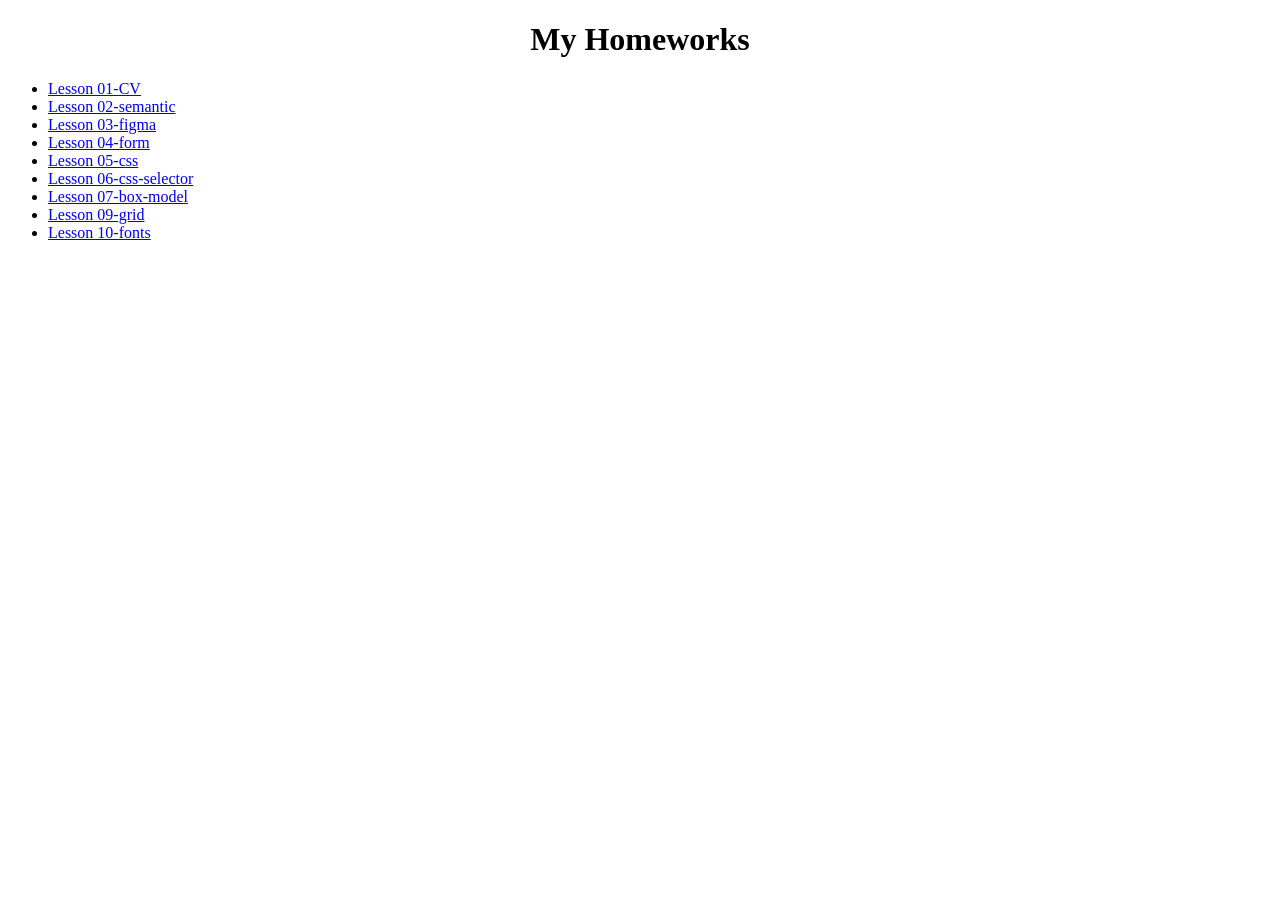
<file: index.html>
<!DOCTYPE html>
<html lang="en">
<head>
    <meta charset="UTF-8">
    <meta name="viewport" content="width=device-width, initial-scale=1.0">
    <title>Homeworks</title>
</head>
<body>
    <h1 style="text-align: center;">My Homeworks</h1>
    <ul>
        <li><a href="./01-CV/" target="_blank">Lesson 01-CV</a></li>
        <li><a href="./02-/02-semantic/" target="_blank">Lesson 02-semantic</a></li>
        <li><a href="./03-figma/" target="_blank">Lesson 03-figma</a></li>
        <li><a href="./05-form/" target="_blank">Lesson 04-form</a></li>
        <li><a href="./05-css/" target="_blank">Lesson 05-css</a></li>
        <li><a href="./06-css-selector/" target="_blank">Lesson 06-css-selector</a></li>
        <li><a href="./07-box-model/">Lesson 07-box-model</a></li>
        <li><a href="./09-grid/">Lesson 09-grid</a></li>
        <li><a href="./10-fonts/">Lesson 10-fonts</a></li>
    </ul>
</body>
</html>
</file>
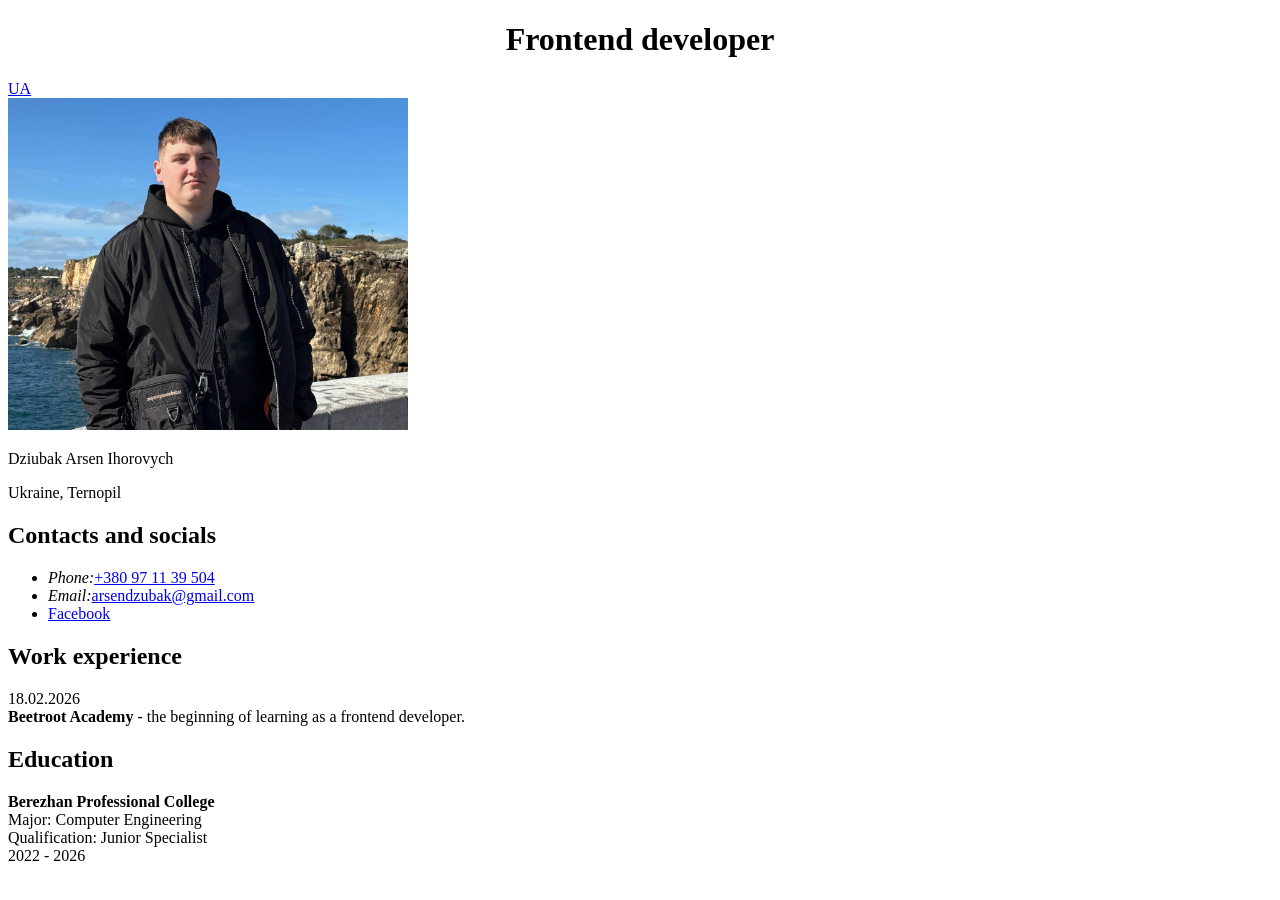
<file: 01-CV/index.html>
<!DOCTYPE html>
<html lang="en">

<head>
    <meta charset="UTF-8">
    <meta name="viewport" content="width=device-width, initial-scale=1.0">
    <title>My CV</title>
</head>

<body>
    <h1 style="text-align: center;">Frontend developer</h1>
    <a href="index_uk.html">UA</a> <br>
    <img src="my_photo.jpg" width="400" alt="Arsen Dziubak">
    <p>Dziubak Arsen Ihorovych</p>
    <p>Ukraine, Ternopil</p>
    <h2>Contacts and socials</h2>
    <ul>
        <li><i>Phone:</i><a href="tel:+380971139504">+380 97 11 39 504</a></li>
        <li><i>Email:</i><a href="mailto:arsendzubak@gmail.com">arsendzubak@gmail.com</a></li>
        <li><a href="https://www.facebook.com/profile.php?id=61587201241603" target="_blank">Facebook</a></li>
    </ul>
    <h2>Work experience</h2>
    <p>18.02.2026 <br>
        <b>Beetroot Academy</b> - the beginning of learning as a frontend developer.
    </p>
    <h2>Education</h2>
    <p><b>Berezhan Professional College</b> <br>
        Major: Computer Engineering <br>
        Qualification: Junior Specialist <br>
        2022 - 2026</p>
</body>

</html>
</file>
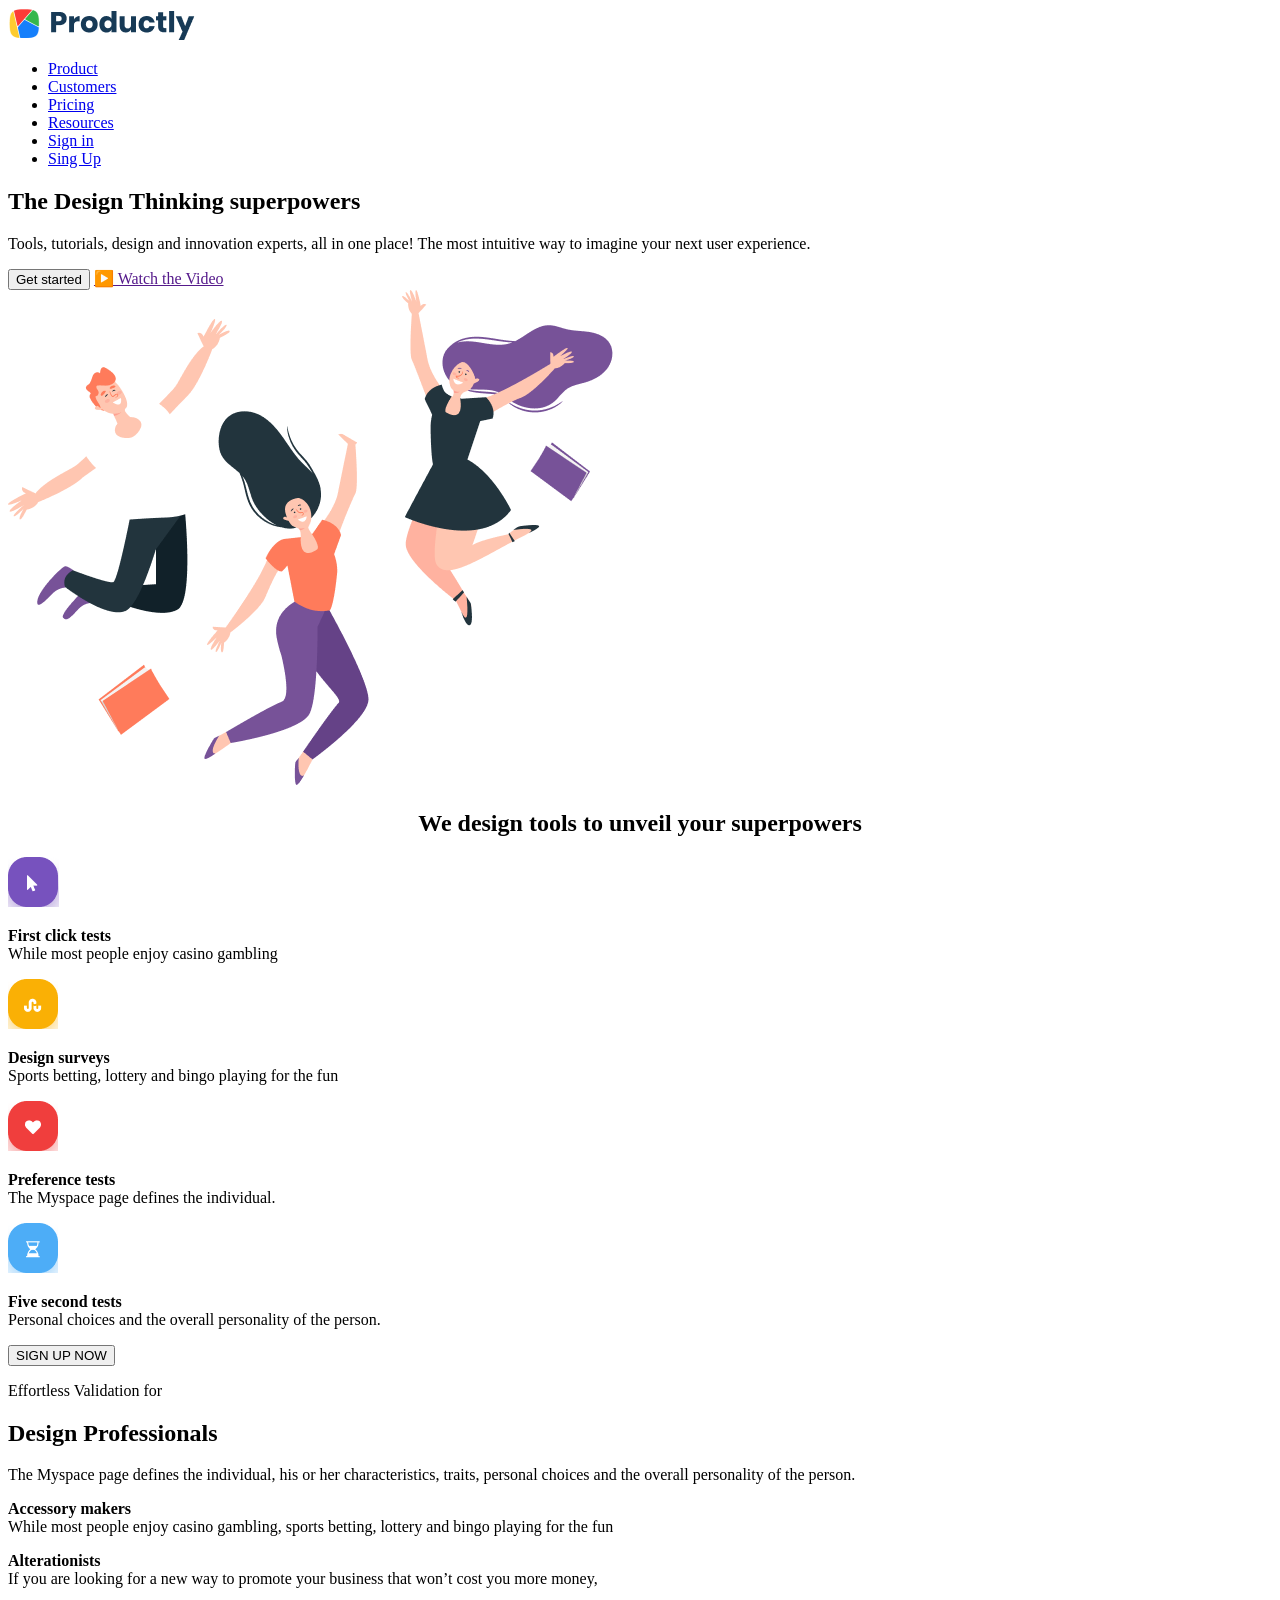
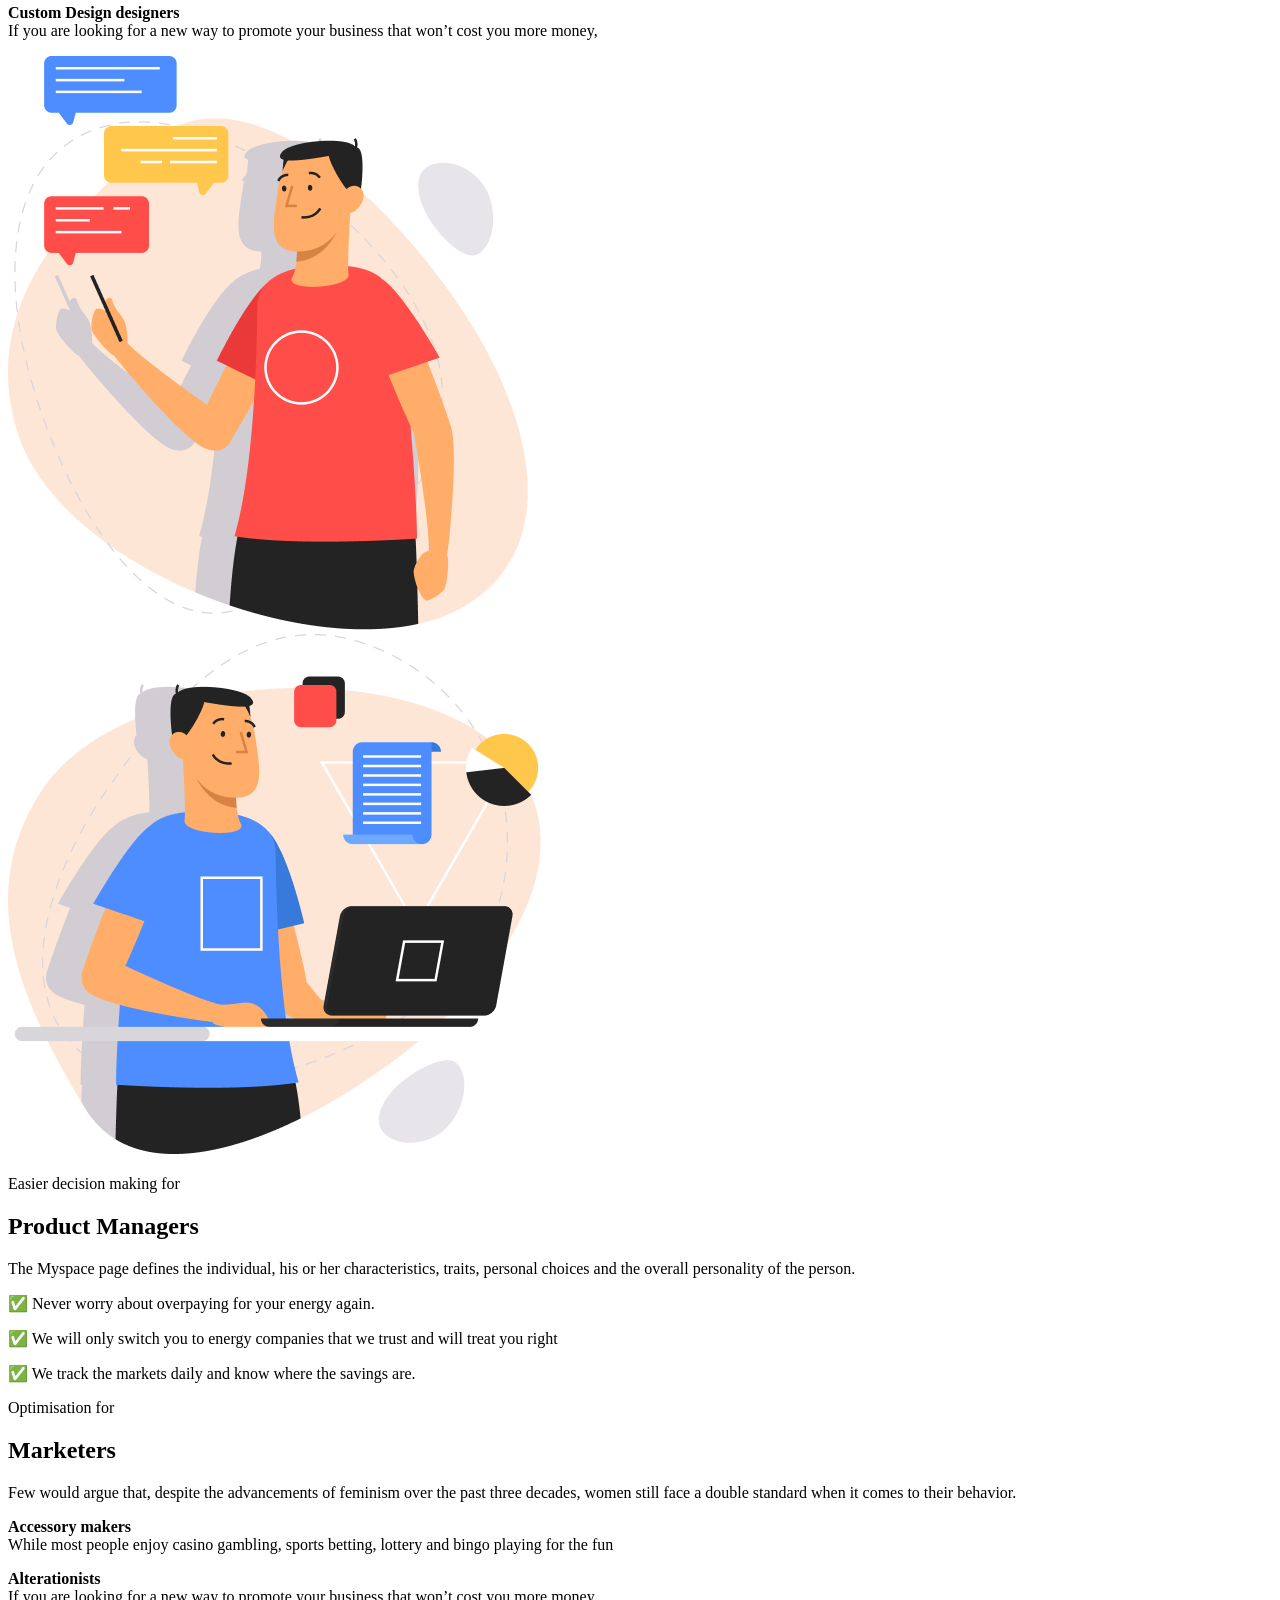
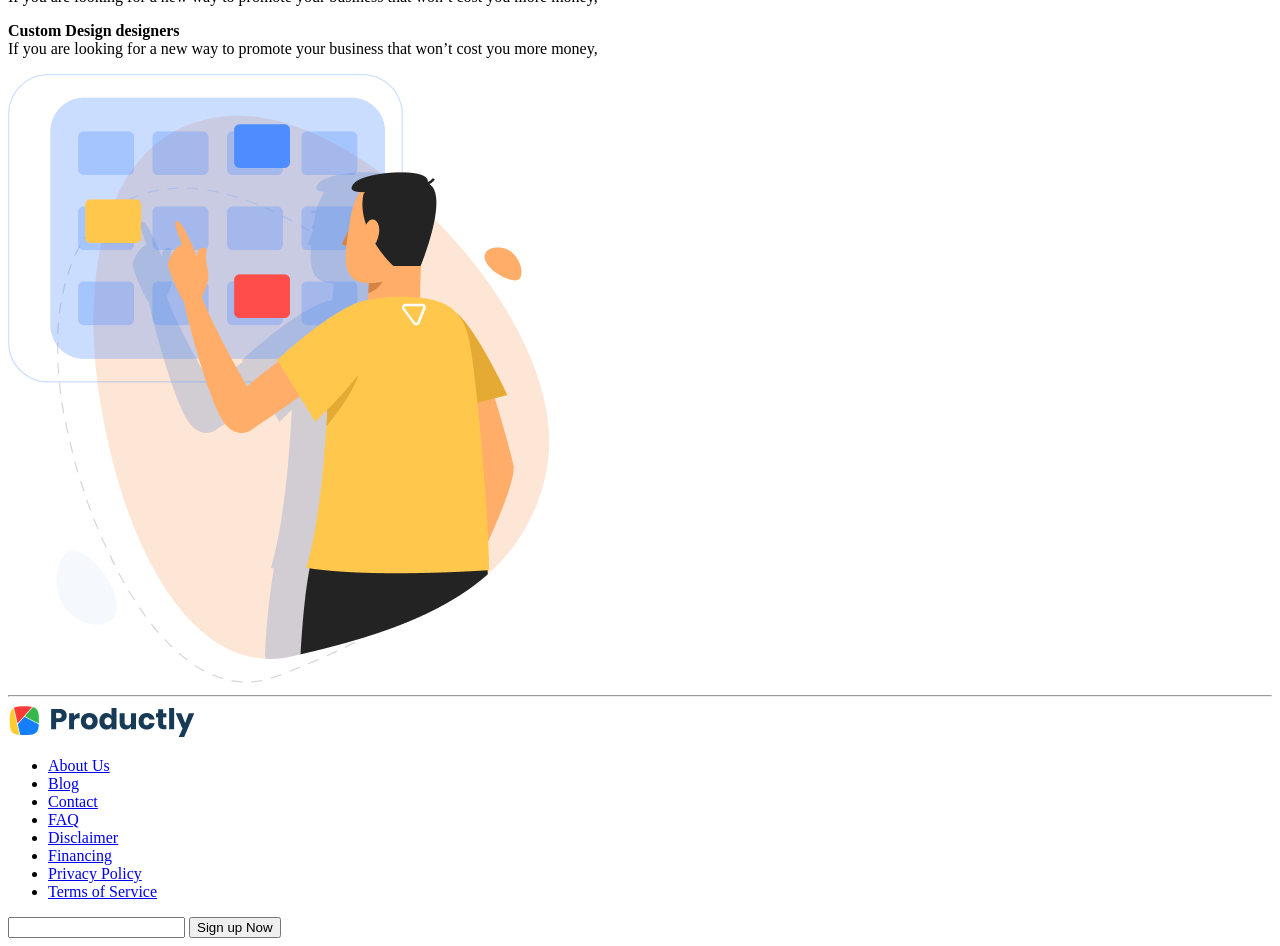
<file: 03-figma/index.html>
<!DOCTYPE html>
<html lang="en">

<head>
    <meta charset="UTF-8">
    <meta name="viewport" content="width=device-width, initial-scale=1.0">
    <title>Document</title>
</head>

<body>
    <header>
        <img src="./assets/photo/logo.png" alt="logo">
        <nav>
            <ul>
                <li><a href="#">Product</a></li>
                <li><a href="#">Customers</a></li>
                <li><a href="#">Pricing</a></li>
                <li><a href="#">Resources</a></li>
                <li><a href="#">Sign in</a></li>
                <li><a href="#">Sing Up</a></li>
            </ul>
        </nav>
    </header>
    <main>
        <section>
            <h1>
                The Design Thinking superpowers
            </h1>
            <p>Tools, tutorials, design and innovation experts, all in one place! The most intuitive way to imagine your
                next user experience.</p>
            <button>Get started</button>
            <a href=""> ▶️ Watch the Video</a> <br>
            <img src="./assets/photo/image.png" alt="photo">
        </section>
        <section>
            <h2 style="text-align: center;">We design tools to unveil your superpowers</h2>
            <img src="./assets/photo/icon.png" alt="click">
            <p><b>First click tests</b> <br>
                While most people enjoy casino gambling</p>
            <img src="./assets/photo/icon-1.png" alt="design">
            <p><b>Design surveys</b><br>
                Sports betting, lottery and bingo playing for the fun</p>
            <img src="./assets/photo/icon-2.png" alt="tests">
            <p><b>Preference tests</b><br>
                The Myspace page defines the individual.</p>
            <img src="./assets/photo/icon-3.png" alt="time">
            <p><b>Five second tests</b> <br>
                Personal choices and the overall personality of the person. </p>
            <button>SIGN UP NOW</button>
        </section>
        <section>
            <p>Effortless Validation for</p>
            <h2>Design Professionals</h2>
            <p>The Myspace page defines the individual, his or her characteristics, traits, personal choices and the
                overall personality of the person. </p>
            <p><b>Accessory makers</b> <br>
                While most people enjoy casino gambling, sports betting, lottery and bingo playing for the fun</p>
            <p><b>Alterationists</b><br>
                If you are looking for a new way to promote your business that won’t cost you more money, </p>
            <p><b>Custom Design designers</b> <br>
                If you are looking for a new way to promote your business that won’t cost you more money, </p>
            <img src="./assets/photo/design.png" alt="design">
        </section>
        <section>
            <img src="./assets/photo/product.png" alt="managers">
            <p>Easier decision making for</p>
            <h2>Product Managers</h2>
            <p>The Myspace page defines the individual, his or her characteristics, traits, personal choices and the
                overall personality of the person. </p>
            <p>✅ Never worry about overpaying for your energy again. </p>
            <p>✅ We will only switch you to energy companies that we trust and will treat you right </p>
            <p>✅ We track the markets daily and know where the savings are. </p>

        </section>
        <section>
            <p>Optimisation for</p>
            <h2>Marketers</h2>
            <p>Few would argue that, despite the advancements of feminism over the past three decades, women still face
                a double standard when it comes to their behavior. </p>
            <p><b>Accessory makers</b> <br>
                While most people enjoy casino gambling, sports betting, lottery and bingo playing for the fun</p>
            <p><b>Alterationists</b> <br>
                If you are looking for a new way to promote your business that won’t cost you more money, </p>
            <p><b>Custom Design designers</b> <br>
                If you are looking for a new way to promote your business that won’t cost you more money, </p>
            <img src="./assets/photo/marketers.png" alt="marketers">
        </section>
        <hr>
        <footer>
            <img src="./assets/photo/logo.png" alt="logo">
            <nav>
                <ul>
                    <li><a href="#">About Us</a></li>
                    <li><a href="#">Blog</a></li>
                    <li><a href="#">Contact</a></li>
                    <li><a href="#">FAQ</a></li>
                    <li><a href="#">Disclaimer</a></li>
                    <li><a href="#">Financing</a></li>
                    <li><a href="#">Privacy Policy</a></li>
                    <li><a href="#">Terms of Service</a></li>

                </ul>
            </nav>
            <input type="text">
            <button>Sign up Now</button>
        </footer>
    </main>
</body>

</html>
</file>
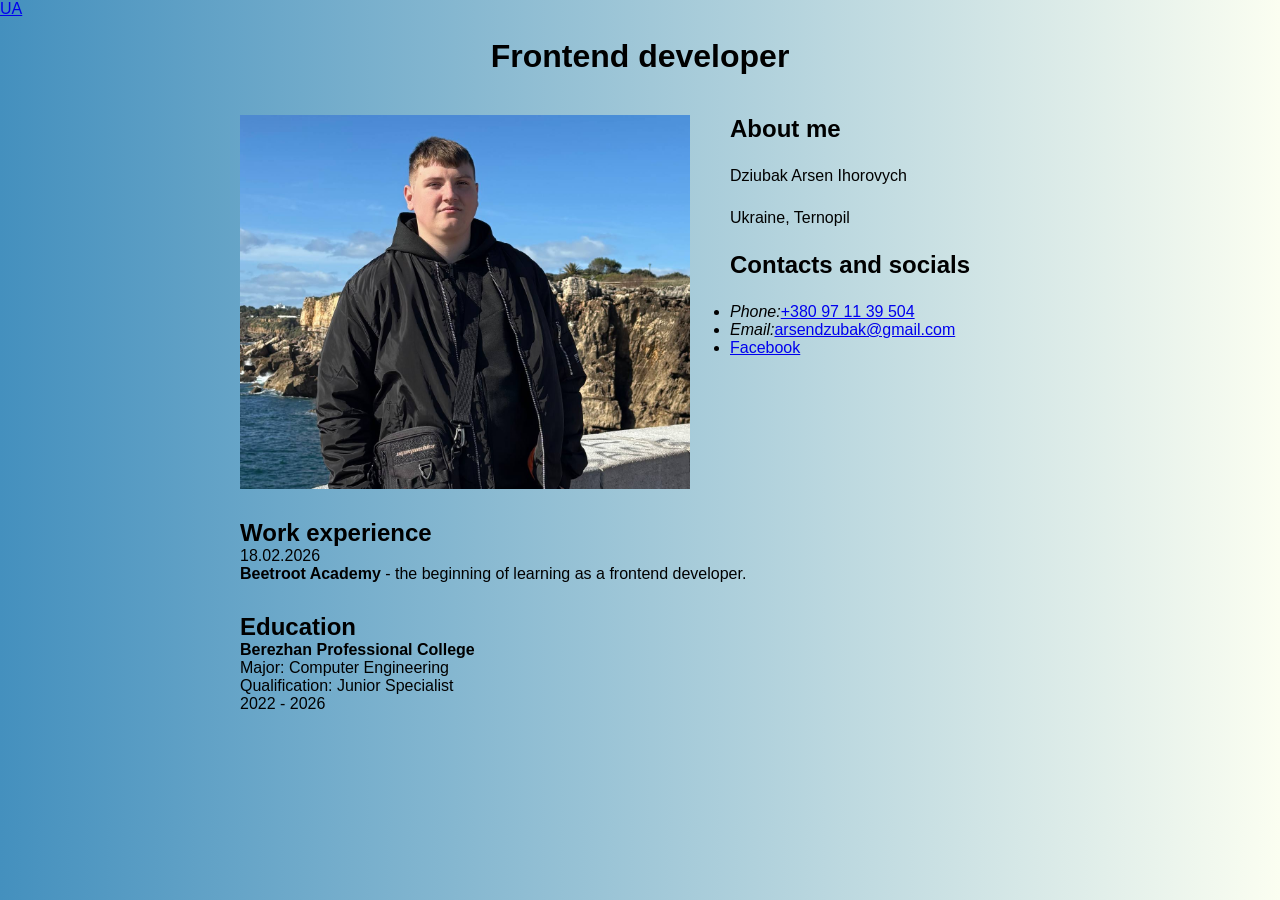
<file: 05-css/index.html>
<!DOCTYPE html>
<html lang="en">

<head>
    <meta charset="UTF-8">
    <meta name="viewport" content="width=device-width, initial-scale=1.0">
    <title>Document</title>
    <link rel="stylesheet" href="./styles.css">
</head>

<body>
    <header>
        <nav>
            <ul>
                <li><a href="./index.ua.html">UA</a></li>
            </ul>
        </nav>
    </header>
    <h1>Frontend developer</h1>
    <main>
        <section>
            <img src="./my_photo.jpg" alt="my_photo">
            <div>
            <h2 class="info">About me</h2>
            <p class="name">Dziubak Arsen Ihorovych</p>
            <p>Ukraine, Ternopil</p>
            <h2 class="contacts">Contacts and socials</h2>
             <ul>
        <li><i>Phone:</i><a href="tel:+380971139504">+380 97 11 39 504</a></li>
        <li><i>Email:</i><a href="mailto:arsendzubak@gmail.com">arsendzubak@gmail.com</a></li>
        <li><a href="https://www.facebook.com/profile.php?id=61587201241603" target="_blank">Facebook</a></li>
    </ul>
            </div>
        </section>
        <section class="work_ex">
            <h2>Work experience</h2>
             <p class="work">18.02.2026 <br>
        <b>Beetroot Academy</b> - the beginning of learning as a frontend developer.
    </p>

    <div class="education"><h2>Education</h2>
    <p><b>Berezhan Professional College</b> <br>
        Major: Computer Engineering <br>
        Qualification: Junior Specialist <br>
        2022 - 2026</p> </div>
        </section>
    </main>
</body>

</html>
</file>
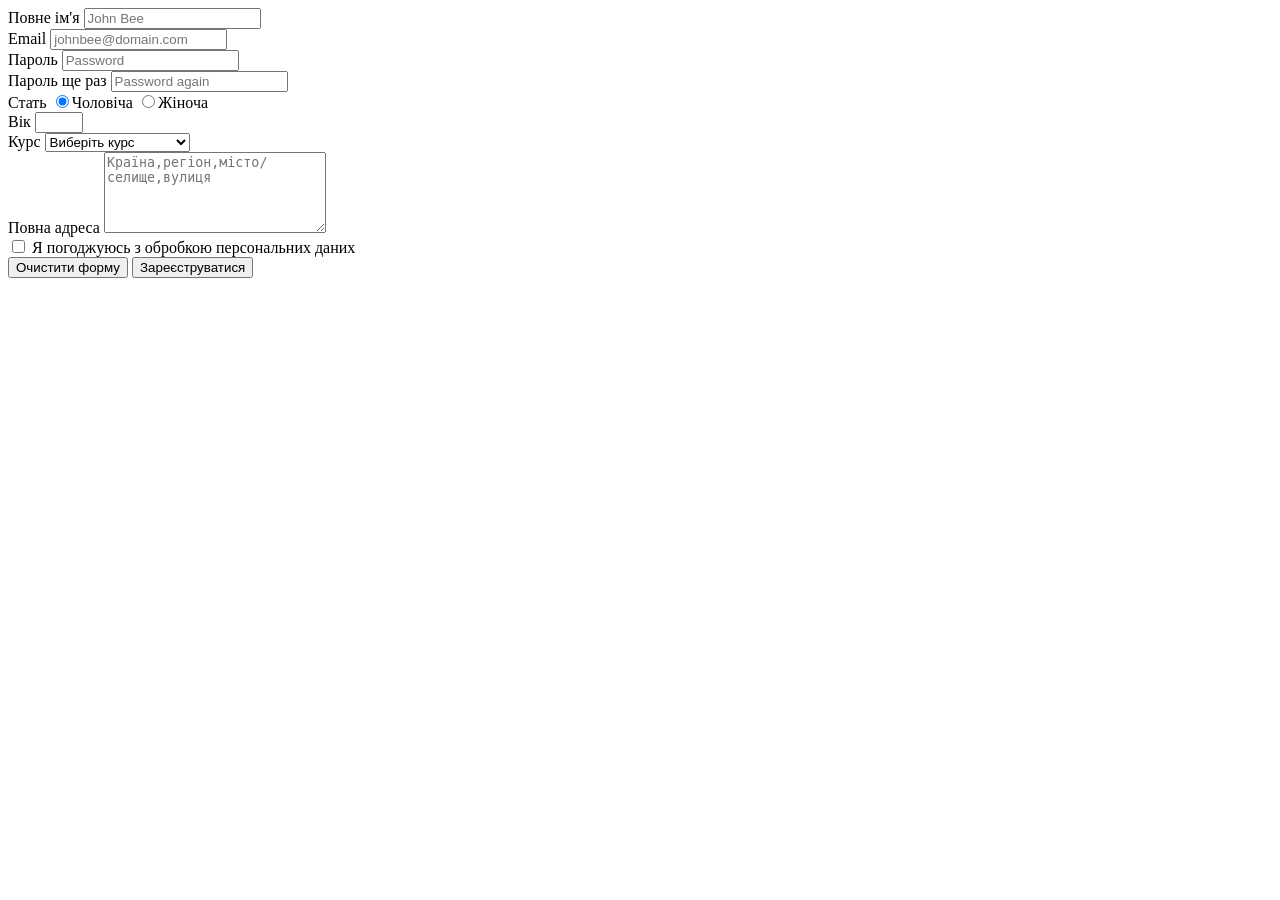
<file: 05-form/index.html>
<!DOCTYPE html>
<html lang="en">

<head>
    <meta charset="UTF-8">
    <meta name="viewport" content="width=device-width, initial-scale=1.0">
    <title>Document</title>
</head>

<body>
    <form action="#" method="post" id="my_form"
        onsubmit="alert(decodeURI(new URLSearchParams(Array.from(new FormData(document.getElementById('my_form')))).toString()));return false;">
        <label for="red_username">Повне ім'я</label>
        <input type="text" name="username" id="red_username" minlength="2" placeholder="John Bee" required>
        <br>
        <label for="email">Email</label>
        <input type="email" name="email" id="email" placeholder="johnbee@domain.com" required>
        <br>
        <label for="reg_password">Пароль</label>
        <input type="password" name="password" id="reg_password" placeholder="Password" minlength="8" maxlength="16"
            required>
        <br>
        <label for="rep_passsword">Пароль ще раз</label>
        <input type="password" name="password" id="rep_passsword" placeholder="Password again" minlength="8"
            maxlength="16" required>
        <br>
        <span>Стать</span>
        <label><input type="radio" name="gender" value="male" checked>Чоловіча</label>
        <label><input type="radio" name="gender" value="female">Жіноча</label>
        <br>
        <label for="age">Вік</label>
        <input type="number" name="age" min="16" max="99" id="age">
        <br>
        <span>Курс</span>
        <select name="course">
            <option value="courses" disabled selected hidden>Виберіть курс</option>
            <option value="fron_end">Front-End</option>
            <option value="beck_end">Back-End</option>
            <option value="pm">Project Management</option>
            <option value="qa">QA Manua</option>
        </select>
        <br>
        <label for="adres">Повна адреса</label>
        <textarea name="adres" id="adres" rows="5" cols="25" placeholder="Країна,регіон,місто/селище,вулиця"></textarea>
        <br>
        <input type="checkbox" name="yes" id="yes" required>
        <label for="yes">Я погоджуюсь з обробкою персональних даних</label>
        <br>
        <button type="reset">Очистити форму</button>
        <button type="submit">Зареєструватися</button>
    </form>
</body>

</html>
</file>
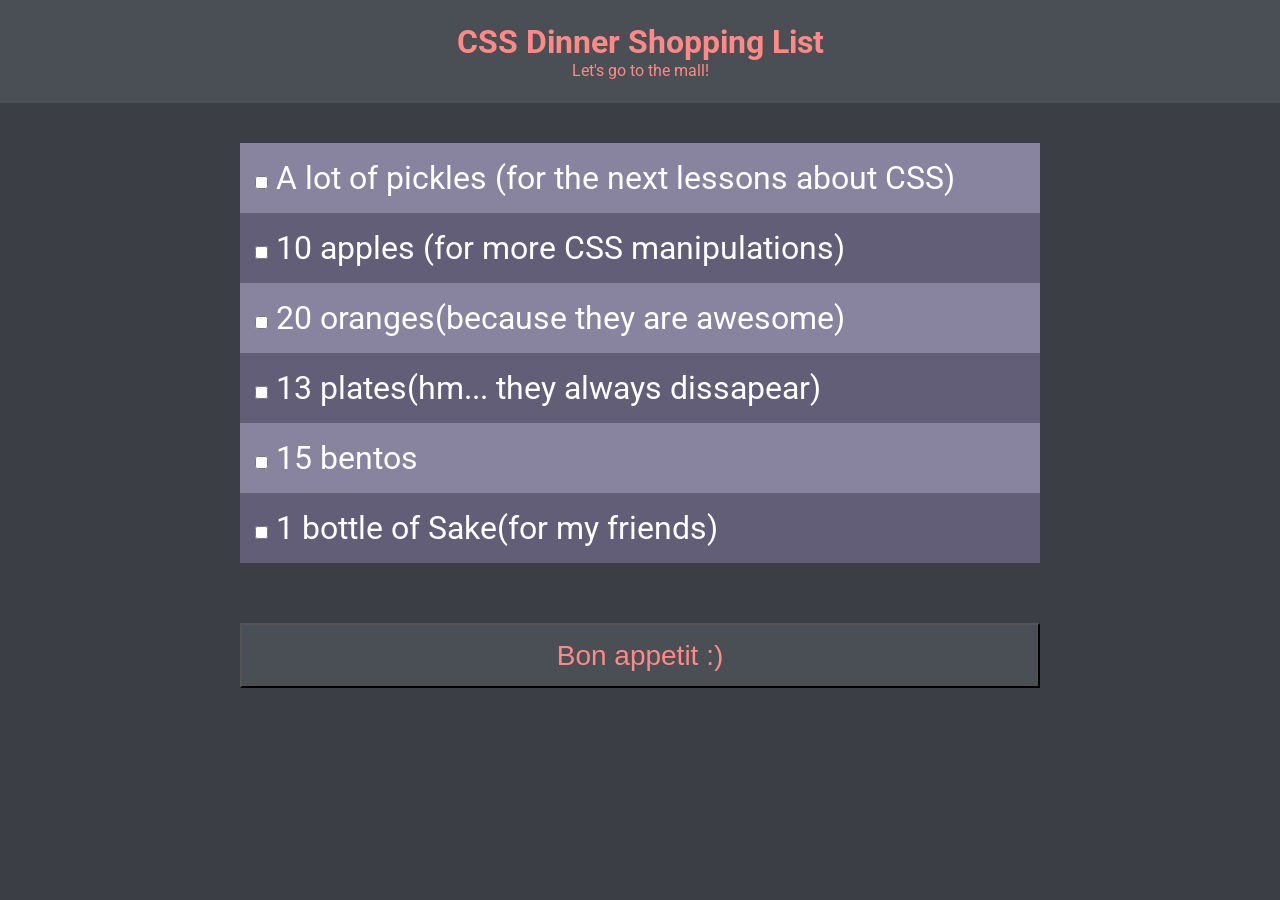
<file: 06-css-selector/index.html>
<!DOCTYPE html>
<html lang="en">
<head>
    <meta charset="UTF-8">
    <meta name="viewport" content="width=device-width, initial-scale=1.0">
    <title>Document</title>
    <link rel="preconnect" href="https://fonts.googleapis.com">
<link rel="preconnect" href="https://fonts.gstatic.com" crossorigin>
<link href="https://fonts.googleapis.com/css2?family=Roboto:ital,wght@0,100..900;1,100..900&display=swap" rel="stylesheet">
    <link rel="stylesheet" href="./styles.css">
</head>
<body>
    <header>
        <div id="container">
            <h1>CSS Dinner Shopping List</h1>
           <p> Let's go to the mall!</p>
        </div>
    </header>
    <main>
   <form action="#">
            <div class="containerr">
<ul class="list">
    <li><input type="checkbox" name="checkbox" id="checkbox1">
<label class="label" for="checkbox1">A lot of pickles (for the next lessons about CSS)</label></li>
    <li><input type="checkbox" name="checkbox" id="checkbox2">
<label class="label" for="checkbox2">10 apples (for more CSS manipulations)</label></li>
    <li><input type="checkbox" name="checkbox" id="checkbox3">
<label class="label" for="checkbox3">20 oranges(because they are awesome)</label></li>
    <li><input type="checkbox" name="checkbox" id="checkbox4">
<label class="label" for="checkbox4">13 plates(hm... they always dissapear)</label></li>
    <li><input type="checkbox" name="checkbox" id="checkbox5">
<label class="label" for="checkbox5">15 bentos </label ></li>
    <li><input type="checkbox" name="checkbox" id="checkbox6">
<label class="label" for="checkbox6">1 bottle of Sake(for my friends)</label></li>
</ul>
            </div>
            <button>Bon appetit :)</button>
            </form>
    </main>
</body>
</html>
</file>
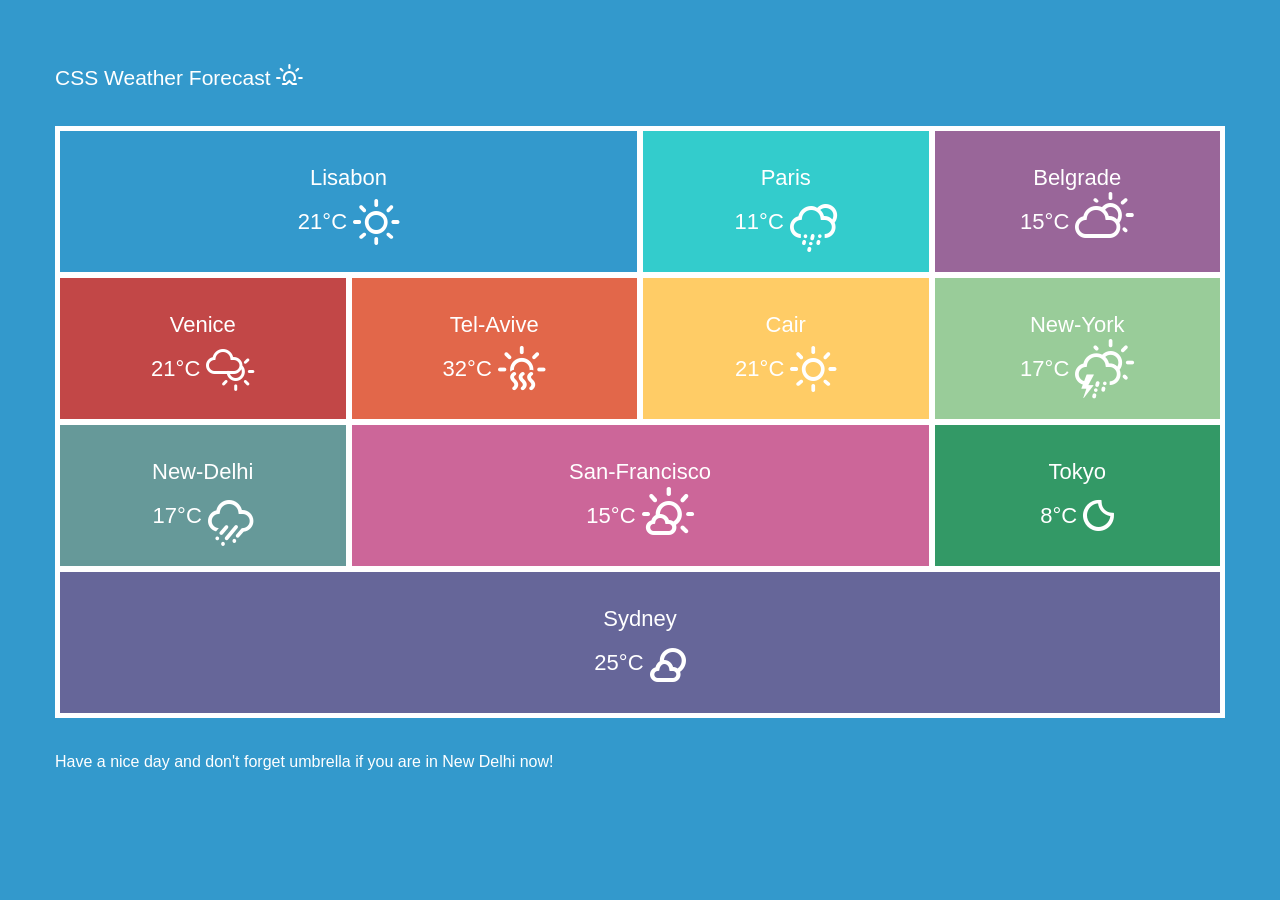
<file: 07-box-model/index.html>
<!DOCTYPE html>
<html lang="en">

<head>
    <meta charset="UTF-8">
    <meta name="viewport" content="width=device-width, initial-scale=1.0">
    <link rel="stylesheet" href="./assets/styles.css">
    <link rel="stylesheet" href="./assets/css/weather-icons.min.css">
    <title>Document</title>
</head>

<body>
    <main>
        <div class="container">
            <h1 class="text-lucida">CSS Weather Forecast <i class="wi wi-sunrise"></i></h1>
            <ul>
                <li class="box-blue text-lucida">Lisabon <br> 21°C <i class="wi wi-day-sunny"></i></li>
                <li class="box-turquoise text-lucida">Paris <br>11°C <i class="wi wi-night-sleet"></i></li>
                <li class="box-purple text-lucida">Belgrade <br>15°C <i class="wi wi-day-cloudy"></i></li>
                <li class="box-brown text-lucida">Venice <br>21°C <i class="wi wi-day-cloudy-high"></i></li>
                <li class="box-coral text-lucida">Tel-Avive <br>32°C <i class="wi wi-hot"></i></li>
                <li class="box-yelow text-lucida">Cair <br>21°C <i class="wi wi-day-sunny"></i></li>
                <li class="box-light-green text-lucida">New-York <br>17°C <i class="wi wi-day-sleet-storm"></i></li>
                <li class="box-teal text-lucida">New-Delhi <br>17°C <i class="wi wi-rain-wind"></i></li>
                <li class="box-rose-pink text-lucida">San-Francisco <br>15°C <i class="wi wi-day-sunny-overcast"></i></li>
                <li class="box-green text-lucida">Tokyo <br>8°C <i class="wi wi-night-clear"></i></li>
                <li class="box-slate-blue text-lucida">Sydney <br>25°C <i class="wi wi-night-partly-cloudy"></i></li>
            </ul>
            <p class="text-lucida">Have a nice day and don't forget umbrella if you are in New Delhi now!</p>
        </div>
    </main>
</body>

</html>
</file>
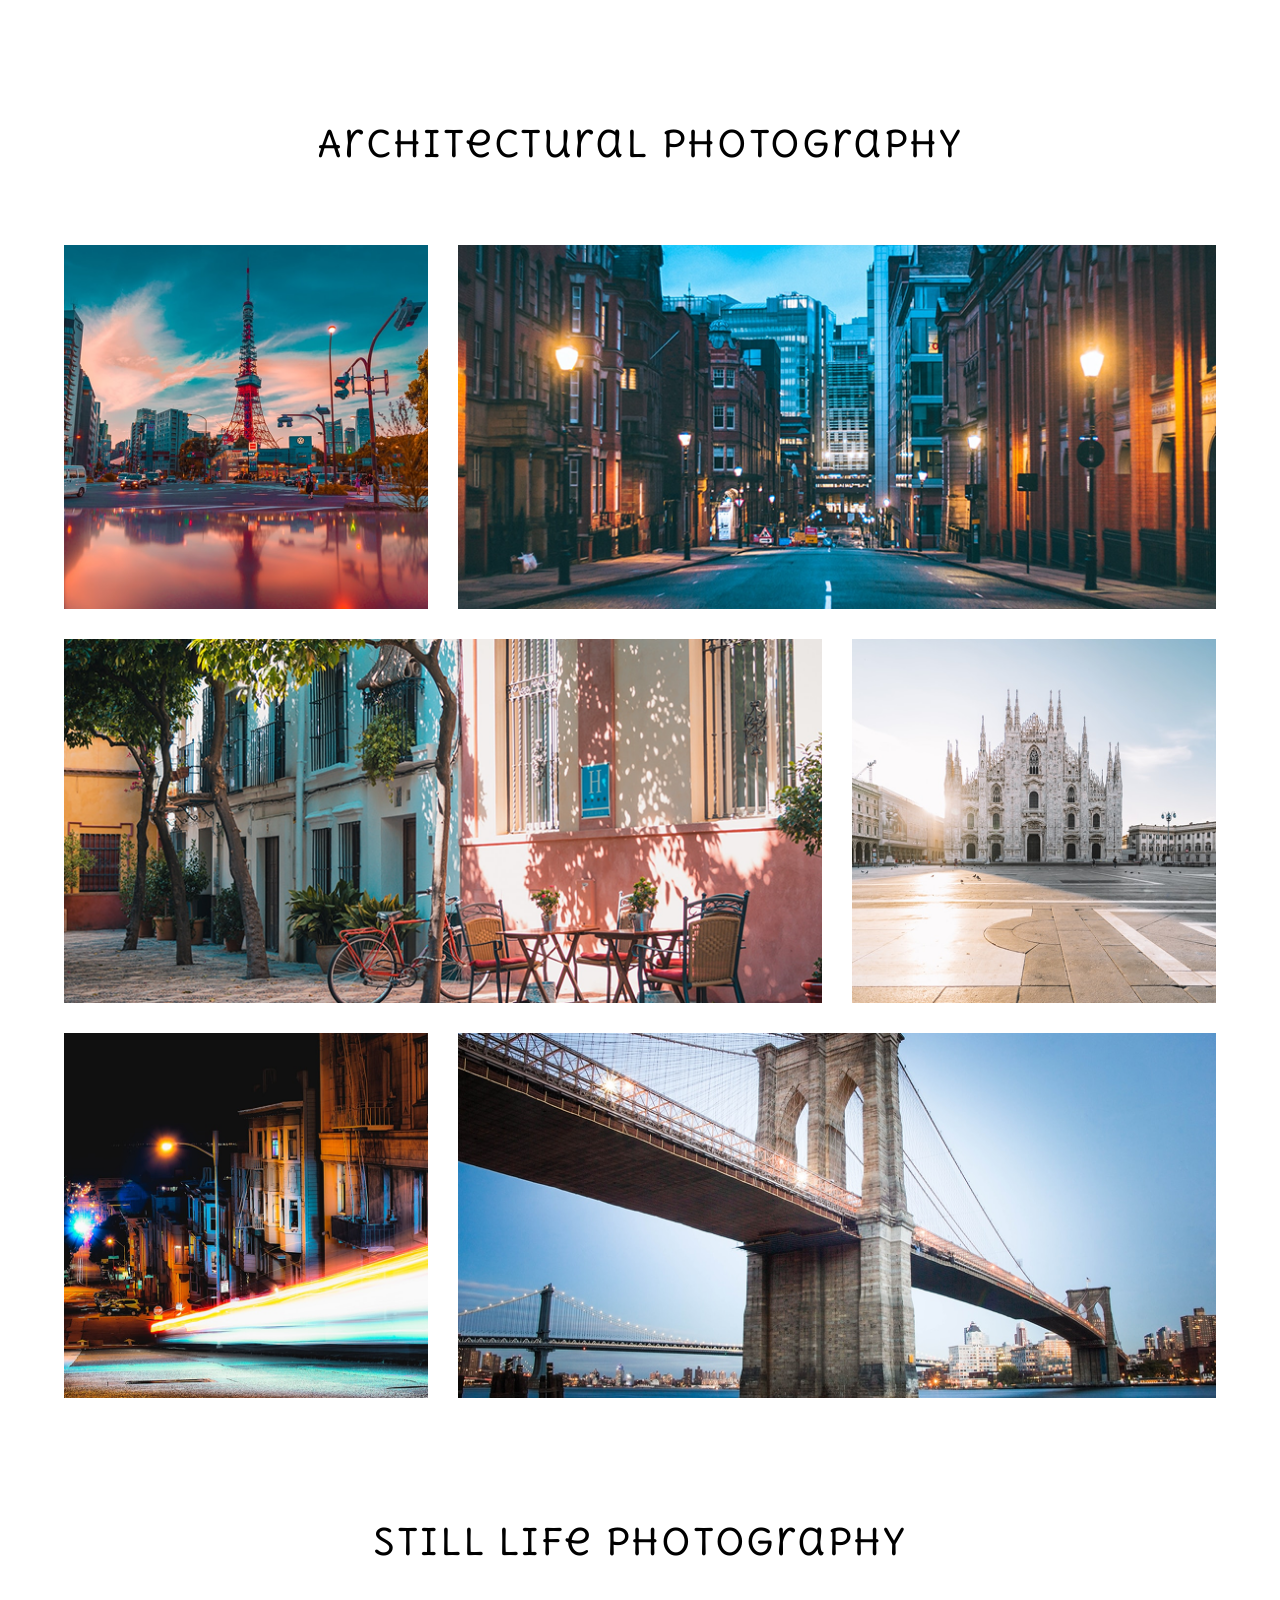
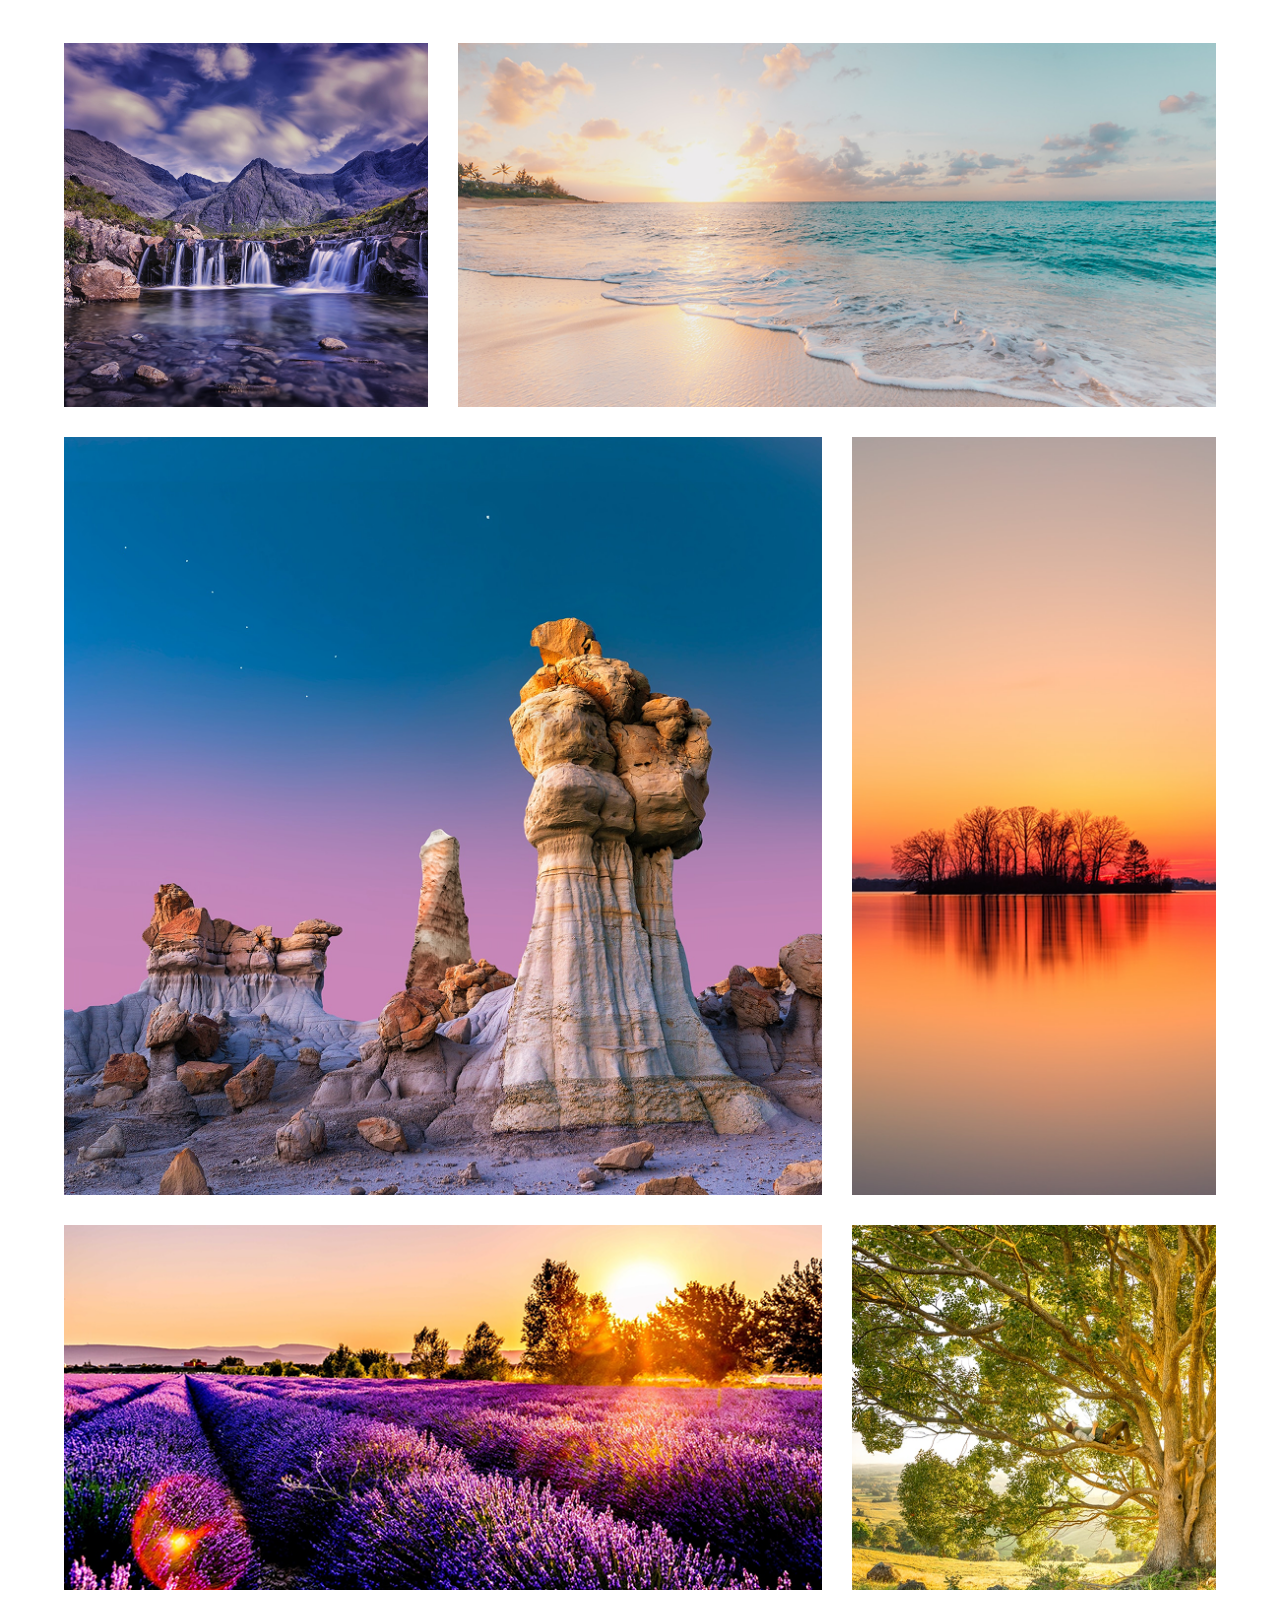
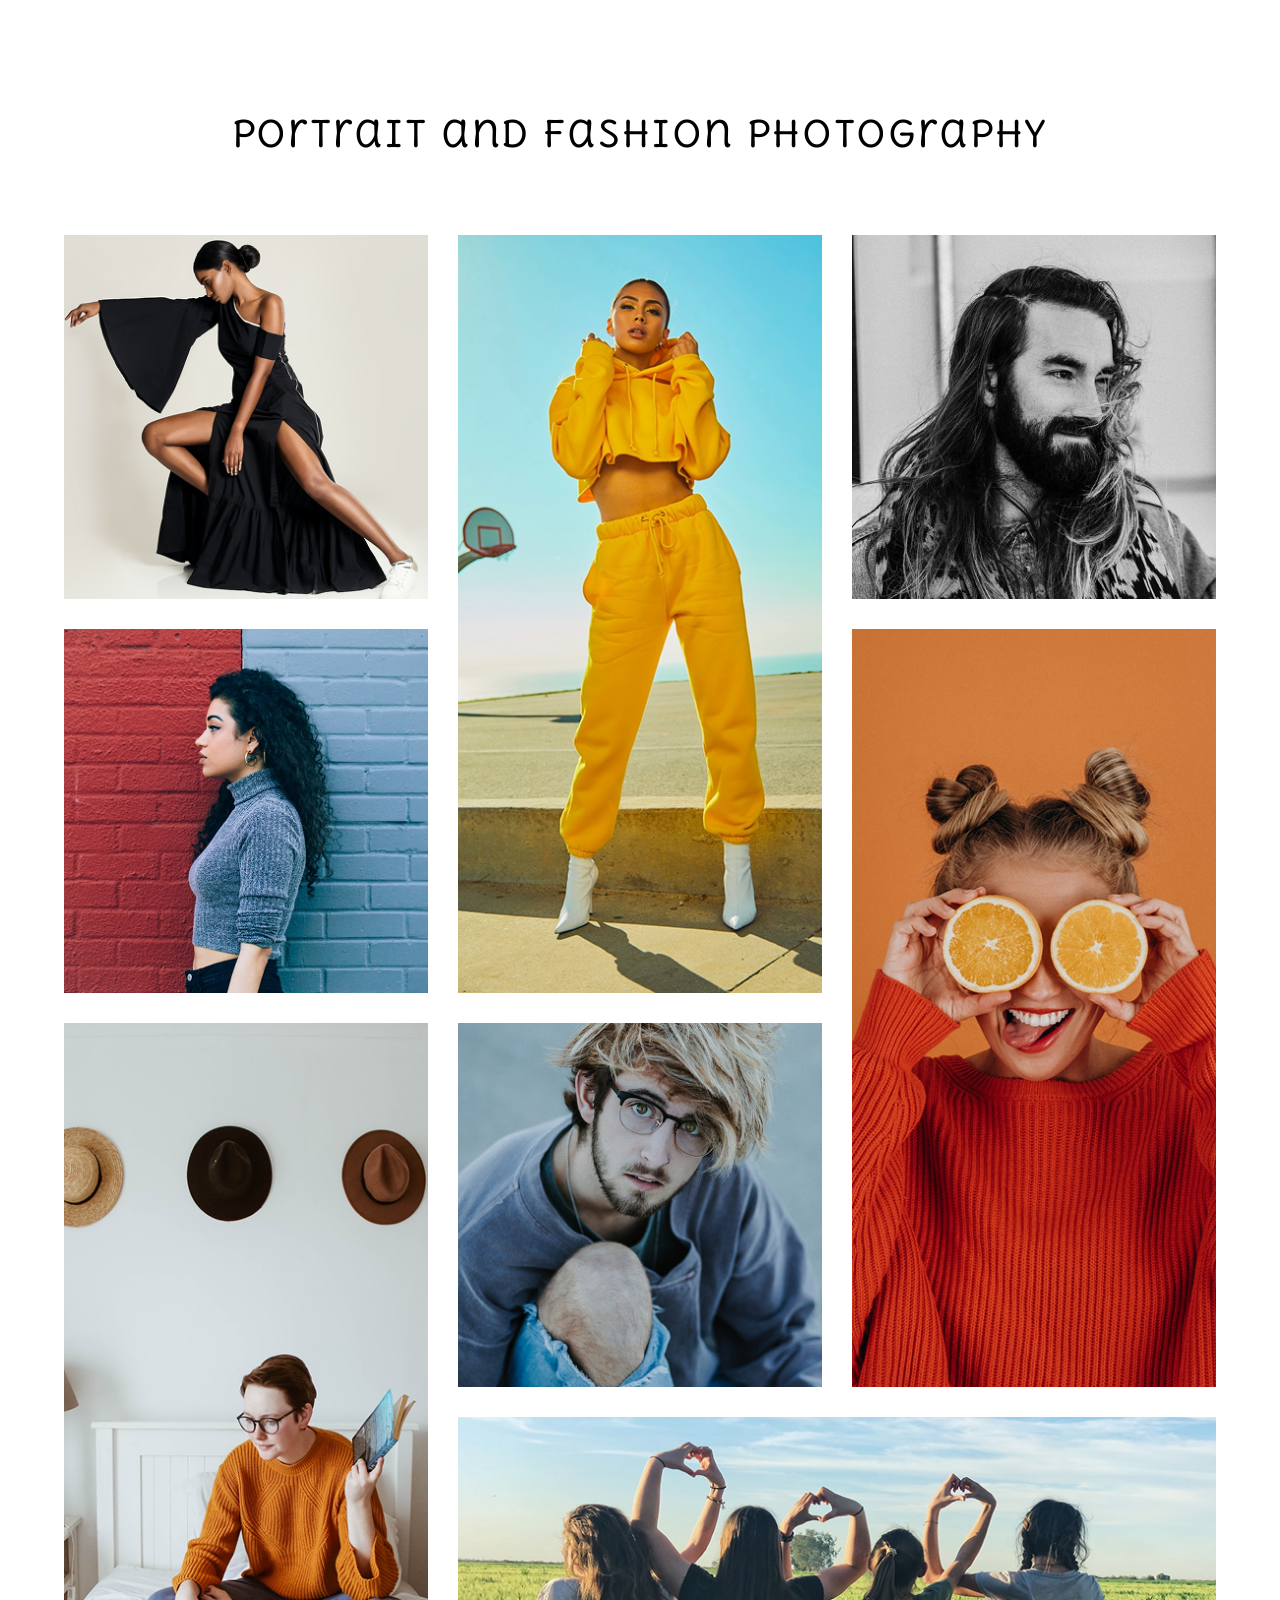
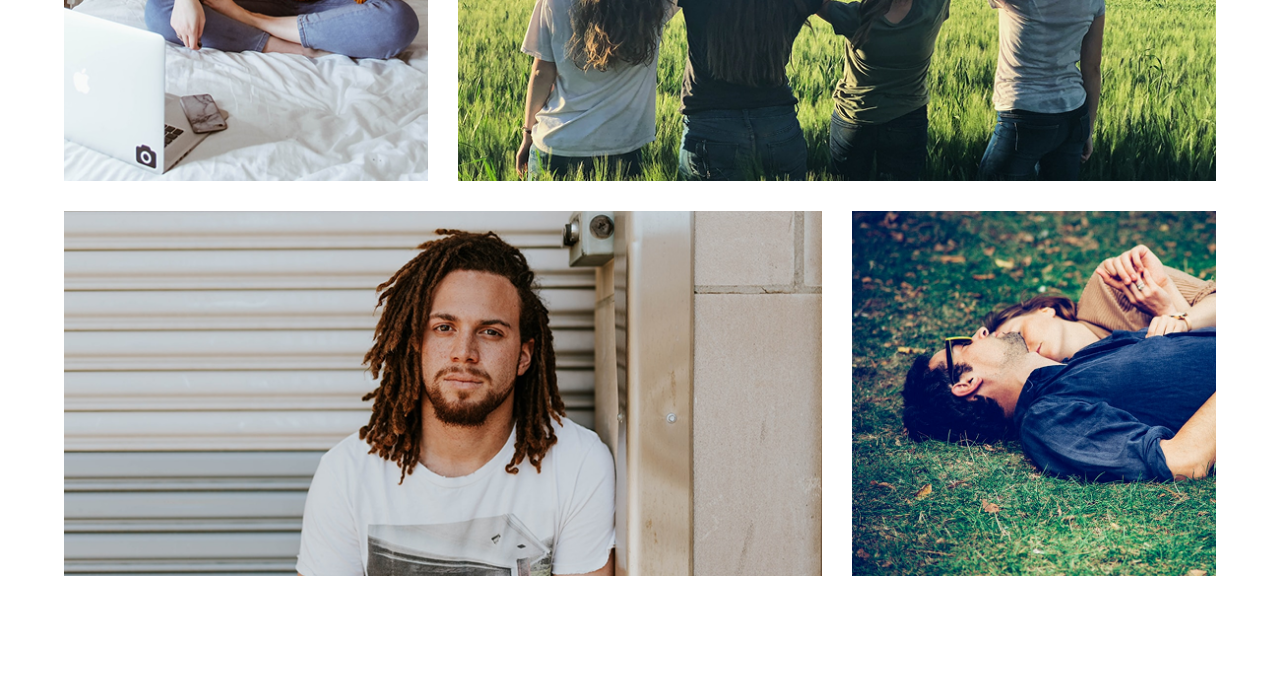
<file: 09-grid/index.html>
<!DOCTYPE html>
<html lang="en">

<head>
    <meta charset="UTF-8">
    <meta name="viewport" content="width=device-width, initial-scale=1.0">
    <title>Grid</title>
    <link rel="preconnect" href="https://fonts.googleapis.com">
    <link rel="preconnect" href="https://fonts.gstatic.com" crossorigin>
    <link href="https://fonts.googleapis.com/css2?family=Delius+Unicase:wght@400;700&display=swap" rel="stylesheet">
    <link rel="stylesheet" href="./assets/css/styles.css">
</head>
<body>
    <div class="pager-wrapper">
        <main>
        <div class="container">
            <section>
                <h2>Architectural Photography</h2>
                <div class="cities grid">
                    <img src="./assets/photo/arch/image-1-2.png" alt="japan">
                    <img src="./assets/photo/arch/image-2.png" alt="stret" class="large-horizontal">
                    <img src="./assets/photo/arch/image-11.png" alt="spain" class="large-horizontal">
                    <img src="./assets/photo/arch/image-1-1.png" alt="milan">
                    <img src="./assets/photo/arch/image-1.png" alt="ny">
                    <img src="./assets/photo/arch/image.png" alt="london" class="large-horizontal">
                </div>
            </section>
            <section>
                <h2>Still Life Photography</h2>
                <div class="nature grid">
                    <img src="./assets/photo/nature/image-1.png" alt="Waterfall">
                    <img src="./assets/photo/nature/image-2.png" alt="beach" class="large-horizontal">
                    <img src="./assets/photo/nature/image-3.png" alt="rock" class="photo" >
                    <img src="./assets/photo/nature/image-4.png" alt="lake" class="large-vertical">
                    <img src="./assets/photo/nature/image-5.png" alt="sun" class="large-horizontal">
                    <img src="./assets/photo/nature/image-6.png" alt="tree">
                </div>
            </section>
            <section>
                <h2>Portrait and Fashion Photography</h2>
                <div class="pepole grid">
                    <img src="./assets/photo/pepole/image-1.png" alt="dance">
                    <img src="./assets/photo/pepole/image-2.png" alt="yellow" class="large-vertical">
                    <img src="./assets/photo/pepole/image-3.png" alt="black">
                    <img src="./assets/photo/pepole/image-4.png" alt="red">
                    <img src="./assets/photo/pepole/image-6.png" alt="smail" class="large-vertical">
                    <img src="./assets/photo/pepole/image-7.png" alt="learn" class="large-vertical">
                    <img src="./assets/photo/pepole/image-5.png" alt="glases">
                    <img src="./assets/photo/pepole/image-8.png" alt="friends" class="large-horizontal">
                    <img src="./assets/photo/pepole/image-9.png" alt="see" class="large-horizontal">
                    <img src="./assets/photo/pepole/image-10.png" alt="like">
                </div>
            </section>
        </div>
        </main>
    </div>
</body>

</html>
</file>
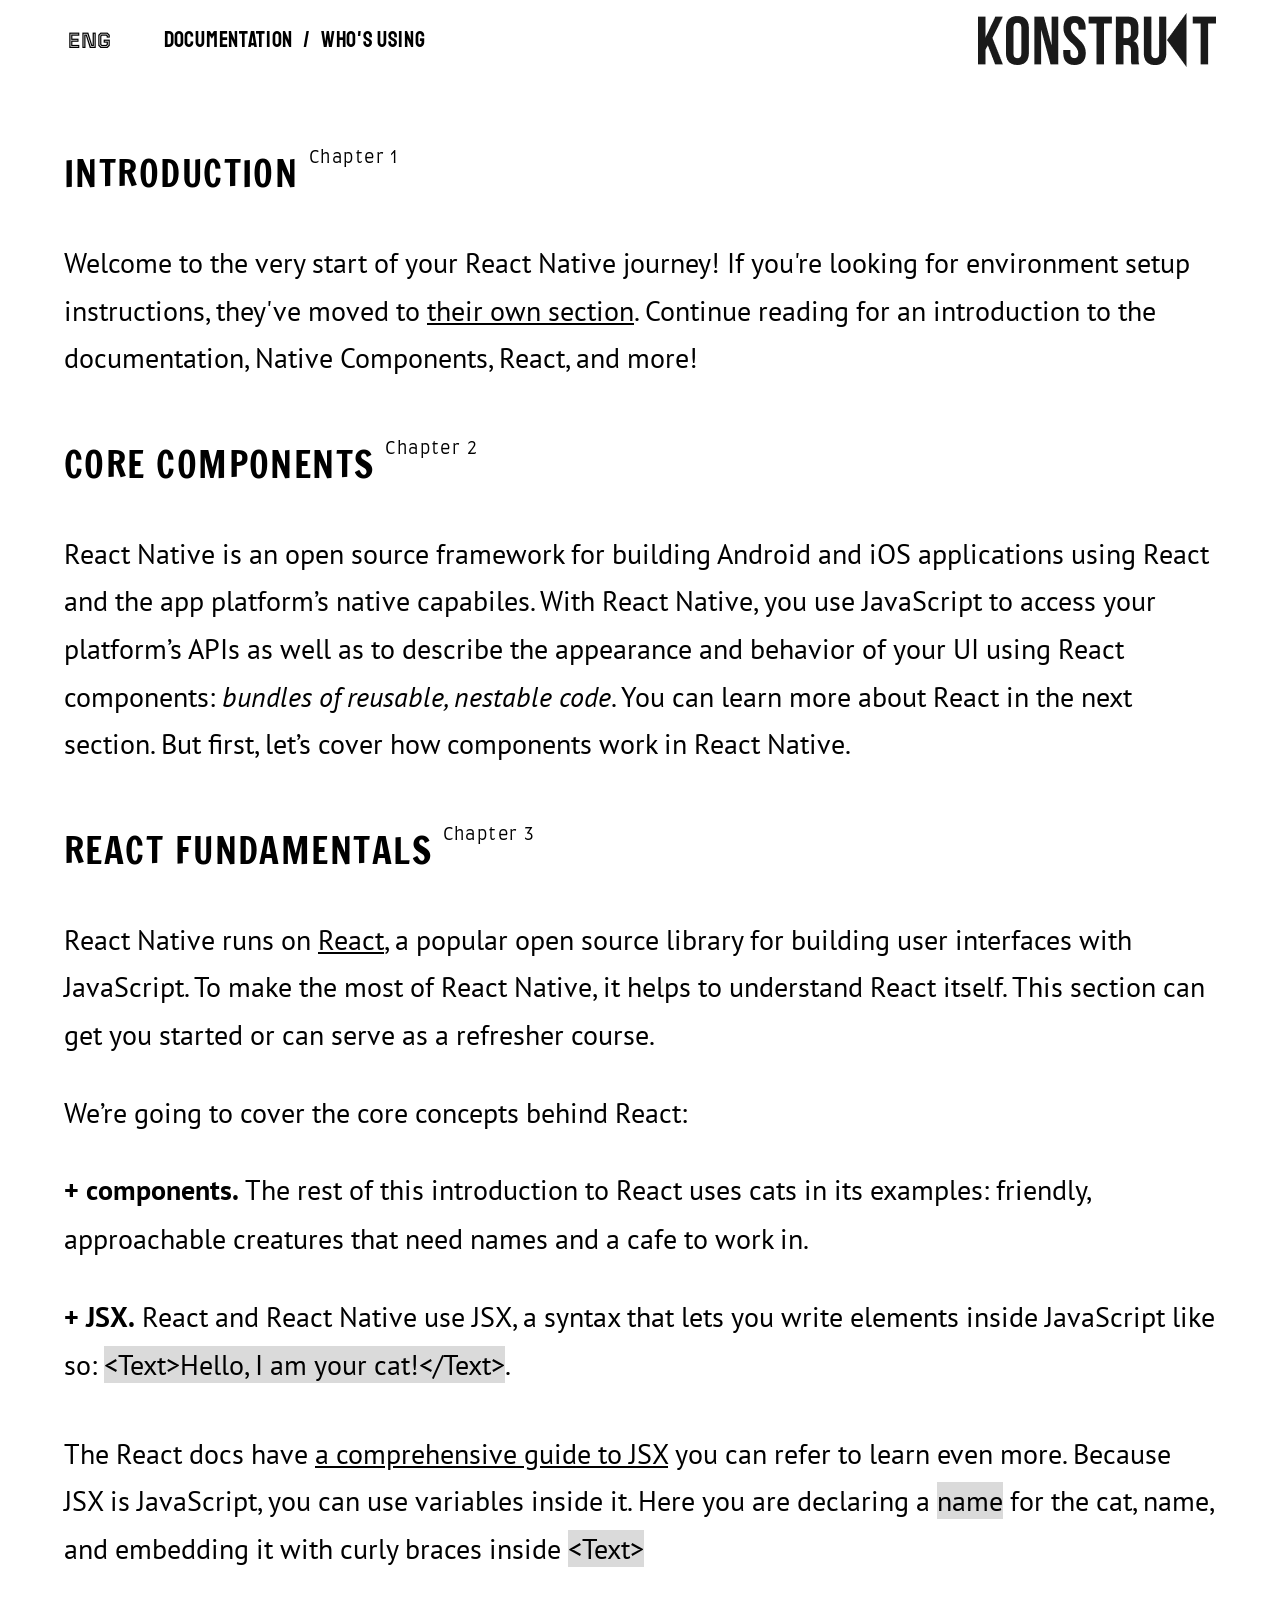
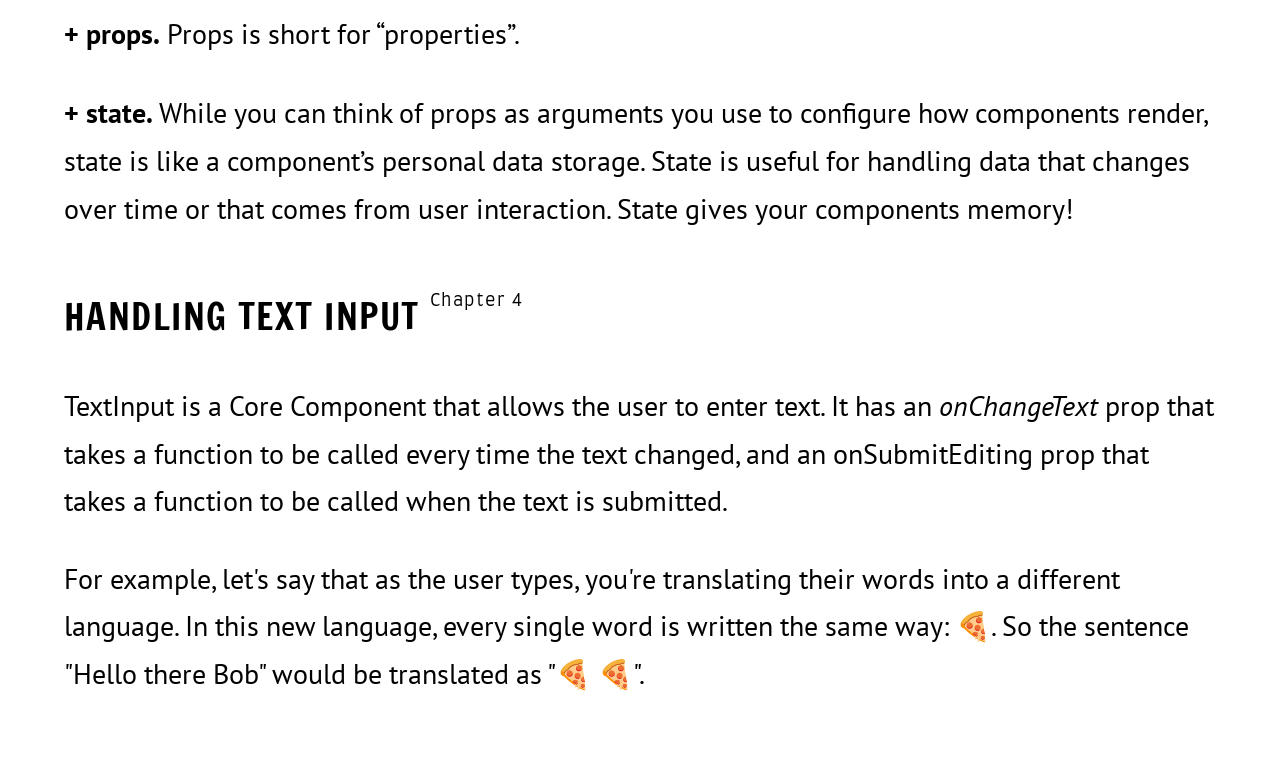
<file: 10-fonts/index.html>
<!DOCTYPE html>
<html lang="en">

<head>
    <meta charset="UTF-8">
    <meta name="viewport" content="width=device-width, initial-scale=1.0">
    <title>Fonts</title>
    <link rel="stylesheet" href="./assets/css/fonts.css">
    <link rel="stylesheet" href="./assets/css/stayls.css">
</head>

<body>
    <div class="pager-wrapper">
        <header>
            <div class="container">
                <div class="eng">
                    <a href="#">ENG</a>
                </div>
                <nav class="main-menu">
                    <ul>
                        <li><a href="#">Documentation</a></li>
                        <li>/</li>
                        <li><a href="#">Who's using</a></li>
                    </ul>
                </nav>
                <div class="logo">
                    <a href="#"><img src="./assets/photo/company-logo-black.png" alt="logo"></a>
                </div>
            </div>
        </header>
    </div>
    <main>
        <div class="container">
            <section>
                <h2>INTRODUCTION <sup>Chapter 1</sup></h2>
                <p>Welcome to the very start of your React Native journey! If you're looking for environment setup
                    instructions, they've moved to <u>their own section</u>. Continue reading for an introduction to the
                    documentation, Native Components, React, and more!</p>
            </section>
            <section>
                <h2>CORE COMPONENTS <sup>Chapter 2</sup></h2>
                <p>React Native is an open source framework for building Android and iOS applications using React and
                    the app platform’s native capabiles. With React Native, you use JavaScript to access your platform’s
                    APIs as well as to describe the appearance and behavior of your UI using React components:
                    <i>bundles
                        of reusable, nestable code</i>. You can learn more about React in the next section. But first,
                    let’s
                    cover how components work in React Native.
                </p>
            </section>

            <section class="chapter_3">
                <h2>REACT FUNDAMENTALS <sup>Chapter 3</sup></h2>
                <p>React Native runs on <u>React</u>, a popular open source library for building user interfaces with
                    JavaScript. To make the most of React Native, it helps to understand React itself. This section can
                    get you started or can serve as a refresher course.</p>
                <p>We’re going to cover the core concepts behind React:</p>
                <ul class="chapter">
                    <li>
                        <b>+ components.</b> The rest of this introduction to React uses cats in its examples:
                            friendly, approachable creatures that need names and a cafe to work in.
                    </li>
                    <li><b>+ JSX.</b> React and React Native use JSX, a syntax that lets you write elements inside
                        JavaScript like so: <span>&lt;Text&gt;Hello, I am your cat!&lt;/Text&gt;</span>.</li>
                </ul>
                <p>The React docs have <u>a comprehensive guide to JSX</u> you can refer to learn even more. Because JSX
                    is
                    JavaScript, you can use variables inside it. Here you are declaring a <span>name</span> for the cat,
                    name, and
                    embedding it with curly braces inside <span>&lt;Text&gt;</span></p>
                <ul class="chapter">
                    <li><b>+ props.</b> Props is short for “properties”. </li>
                    <li><b>+ state.</b> While you can think of props as arguments you use to configure how components render,
                        state is like a component’s personal data storage. State is useful for handling data that
                        changes over time or that comes from user interaction. State gives your components memory!</li>
                </ul>
            </section>

            <section class="chapter_4">
                <h2>HANDLING TEXT INPUT <sup>Chapter 4</sup></h2>
                <p>TextInput is a Core Component that allows the user to enter text. It has an <i>onChangeText</i> prop that
                    takes a function to be called every time the text changed, and an onSubmitEditing prop that takes a
                    function to be called when the text is submitted.</p>
                <p>For example, let's say that as the user types, you're translating their words into a different
                    language. In this new language, every single word is written the same way: 🍕. So the sentence
                    "Hello there Bob" would be translated as "🍕 🍕".</p>
            </section>
        </div>
    </main>
</body>

</html>
</file>
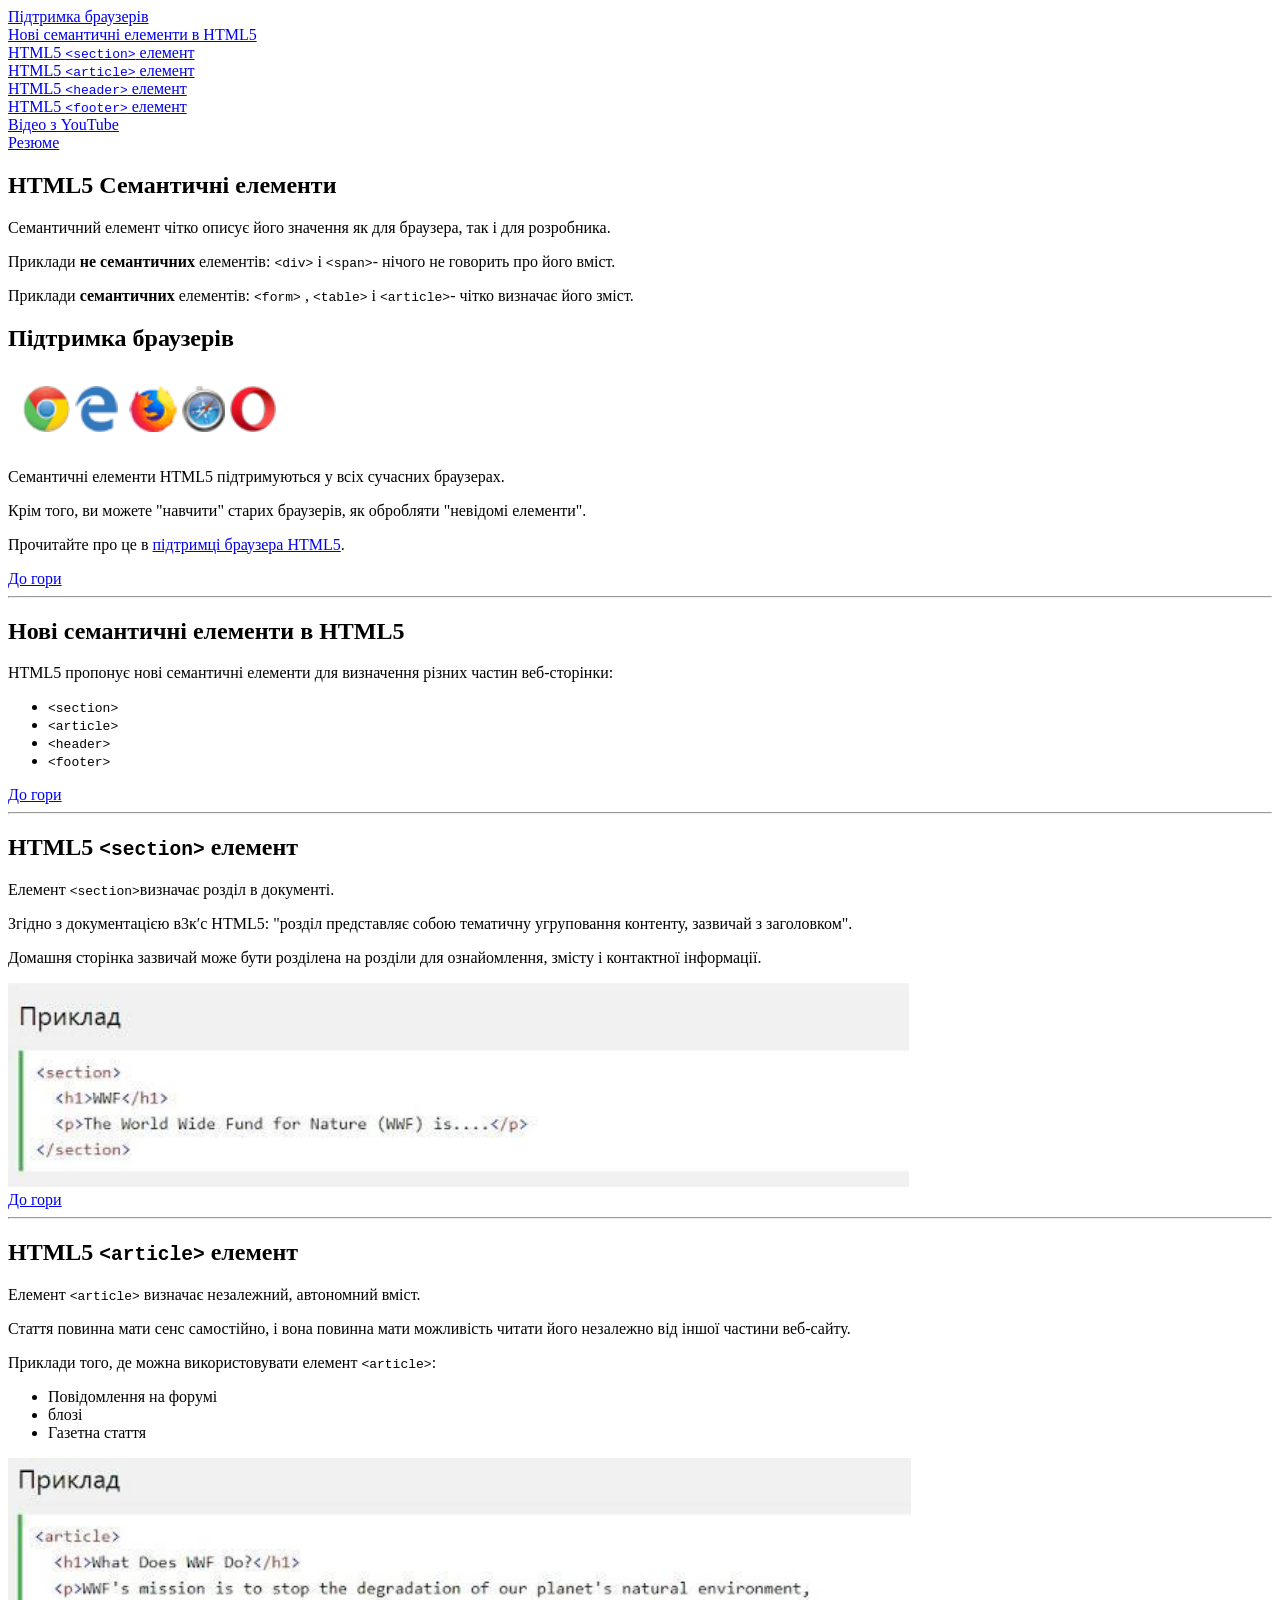
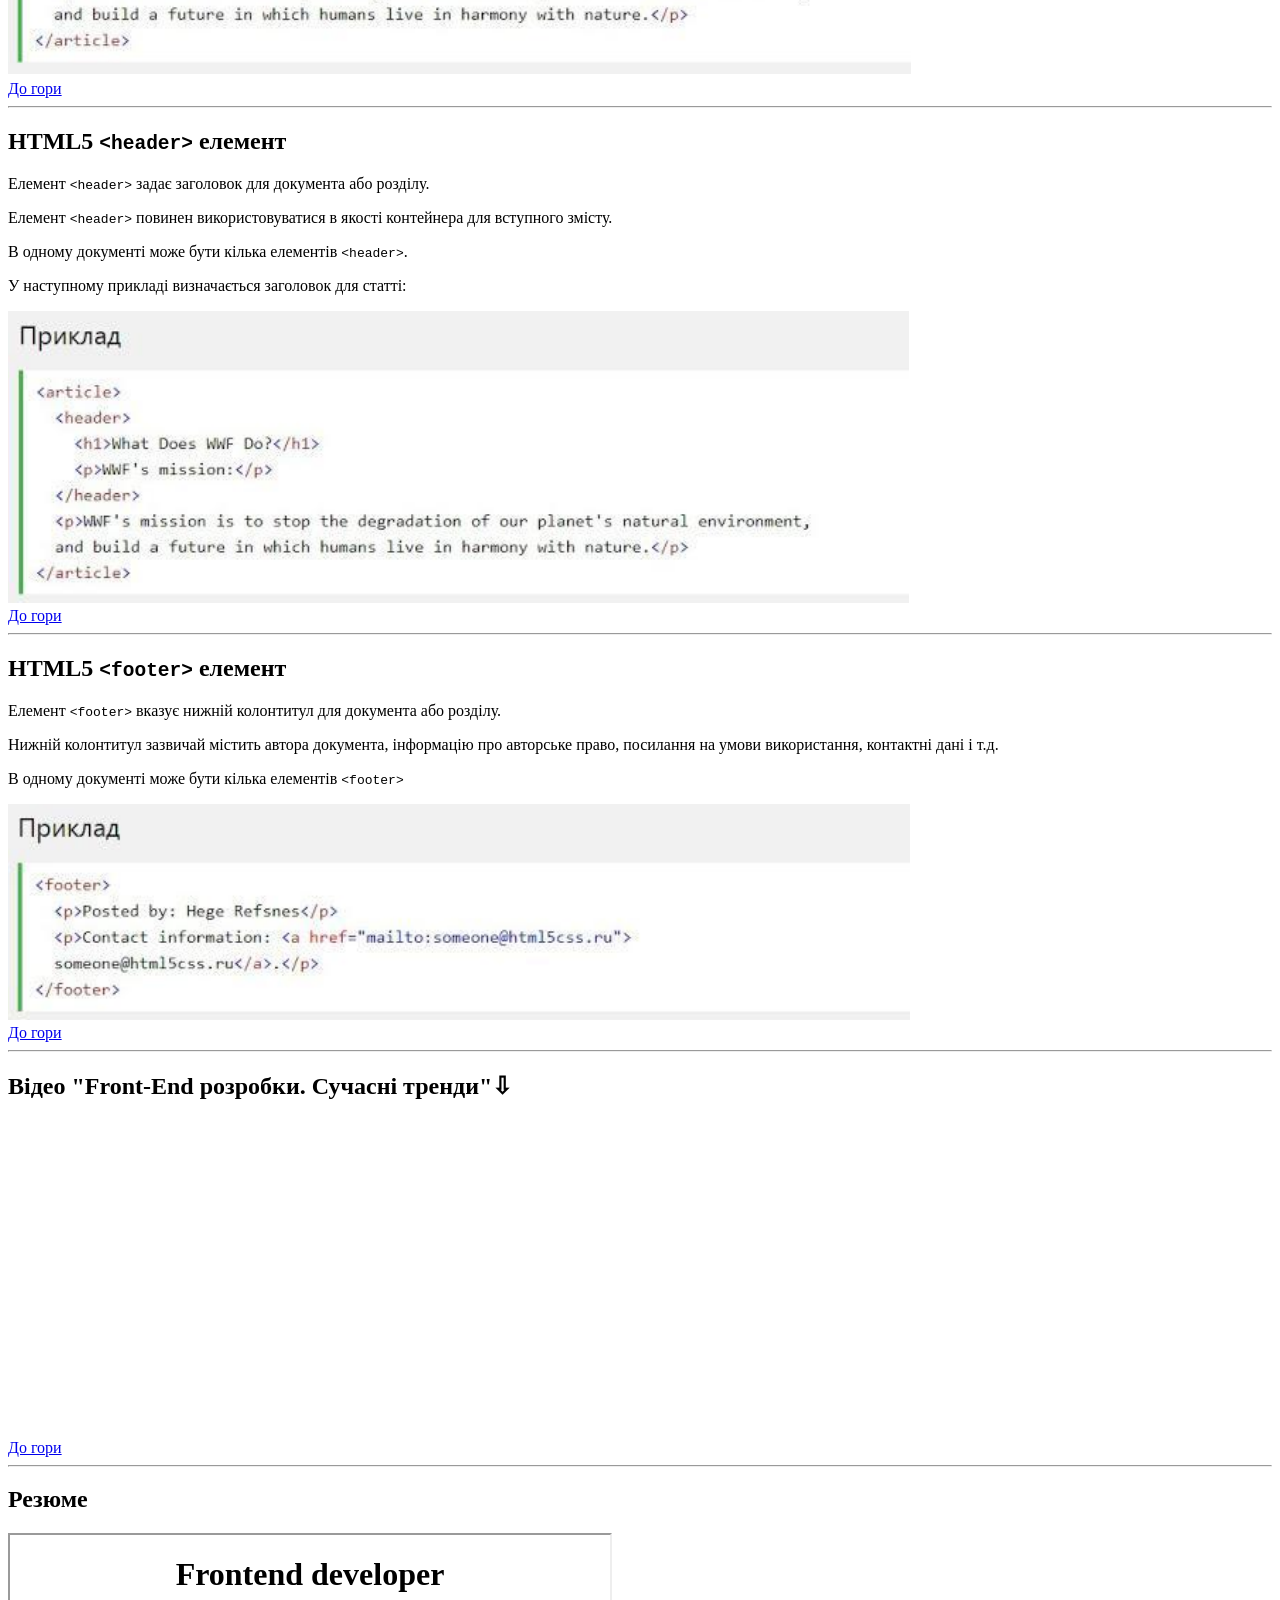
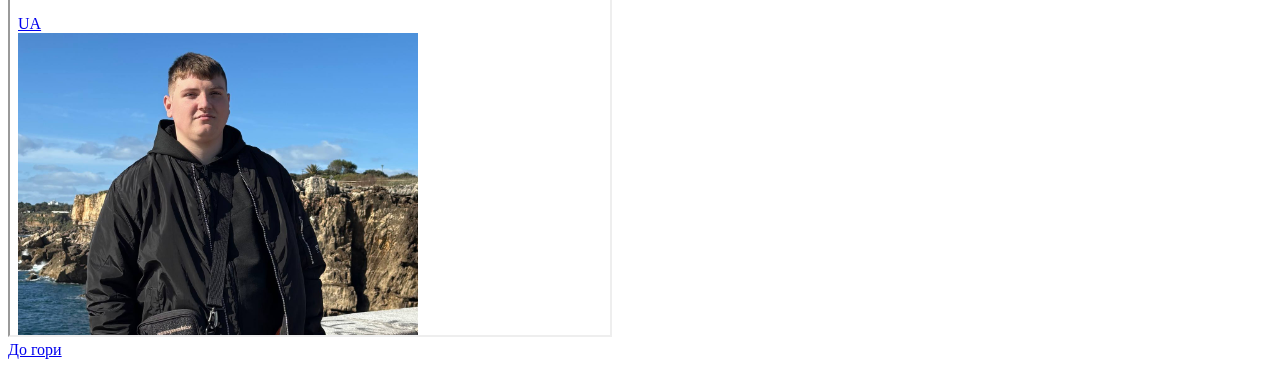
<file: 02-/02-semantic/index.html>
<!DOCTYPE html>
<html lang="uk">

<head>
    <meta charset="UTF-8">
    <meta name="viewport" content="width=device-width, initial-scale=1.0">
    <title>Document</title>
</head>

<body id="up">
    <a href="#browser_support">Підтримка браузерів</a> <br>
    <a href="#semantic_elements">Нові семантичні елементи в HTML5</a> <br>
    <a href="#section">HTML5 <code>&lt;section&gt;</code> елемент</a><br>
    <a href="#article">HTML5 <code>&lt;article&gt;</code> елемент</a> <br>
    <a href="#header">HTML5 <code>&lt;header&gt;</code> елемент</a> <br>
    <a href="#footer">HTML5 <code>&lt;footer&gt;</code> елемент</a> <br>
    <a href="#video">Відео з YouTube</a> <br>
    <a href="#resume">Резюме</a>
    <section>
        <h1>HTML5 Семантичні елементи </h1>
        <p>Семантичний елемент чітко описує його значення як для браузера, так і
            для розробника.
        </p>
        <p>Приклади <b>не семантичних</b> елементів: <code>&lt;div&gt;</code> і <code>&lt;span&gt;</code>- нічого не
            говорить
            про його вміст. </p>
        <p>Приклади <b>семантичних</b> елементів: <code>&lt;form&gt;</code> , <code>&lt;table&gt;</code> і
            <code>&lt;article&gt;</code>- чітко
            визначає його зміст.
        </p>
    </section>
    <section id="browser_support">
        <h2>Підтримка браузерів</h2>
        <img src="./photo/logos.png" alt="Лого браузерів">
        <p>Семантичні елементи HTML5 підтримуються у всіх сучасних браузерах.</p>
        <p>Крім того, ви можете "навчити" старих браузерів, як обробляти "невідомі
            елементи".</p>
        <p>Прочитайте про це в <a href="https://caniuse.com/" target="_blank">підтримці браузера HTML5</a>.</p>
        <a href="#up">До гори</a>
    </section>
    <hr>
    <section id="semantic_elements">
        <h2>Нові семантичні елементи в HTML5</h2>
        <p>HTML5 пропонує нові семантичні елементи для визначення різних частин
            веб-сторінки:</p>
        <ul>
            <li><code>&lt;section&gt;</code></li>
            <li><code>&lt;article&gt;</code></li>
            <li><code>&lt;header&gt;</code></li>
            <li><code>&lt;footer&gt;</code></li>
        </ul>
        <a href="#up">До гори</a>
    </section>
    <hr>
    <section id="section">
        <h2>HTML5 <code>&lt;section&gt;</code> елемент</h2>
        <p>Елемент <code>&lt;section&gt;</code>визначає розділ в документі.</p>
        <p>Згідно з документацією в3к′с HTML5: "розділ представляє собою тематичну
            угруповання контенту, зазвичай з заголовком". </p>
        <p>Домашня сторінка зазвичай може бути розділена на розділи для
            ознайомлення, змісту і контактної інформації.</p>
        <img src="./photo/section_ex.png" alt="Приклад"> <br>
        <a href="#up">До гори</a>
    </section>
    <hr>
    <section id="article">
        <h2>HTML5 <code>&lt;article&gt;</code> елемент </h2>
        <p>Елемент <code>&lt;article&gt;</code> визначає незалежний, автономний вміст.
        </p>
        <p>Стаття повинна мати сенс самостійно, і вона повинна мати можливість
            читати його незалежно від іншої частини веб-сайту.
        </p>
        <p>
            Приклади того, де можна використовувати елемент <code>&lt;article&gt;</code>:
        </p>
        <ul>
            <li>Повідомлення на форумі</li>
            <li>блозі</li>
            <li>Газетна стаття</li>
        </ul>
        <img src="./photo/article_ex.png" alt="Приклад"> <br>
        <a href="#up">До гори</a>
    </section>
    <hr>
    <section id="header">
        <h2>HTML5 <code>&lt;header&gt;</code> елемент</h2>
        <p>Елемент <code>&lt;header&gt;</code> задає заголовок для документа або розділу.</p>
        <p>Елемент <code>&lt;header&gt;</code> повинен використовуватися в якості контейнера для вступного змісту.</p>
        <p>В одному документі може бути кілька елементів <code>&lt;header&gt;</code>.</p>
        <p>У наступному прикладі визначається заголовок для статті:</p>
        <img src="./photo/header_ex.png" alt="Приклад"> <br>
        <a href="#up">До гори</a>
    </section>
    <hr>
    <section id="footer">
        <h2>HTML5 <code>&lt;footer&gt;</code> елемент</h2>
        <p>Елемент <code>&lt;footer&gt;</code> вказує нижній колонтитул для документа або розділу. </p>
        <p>Нижній колонтитул зазвичай містить автора документа, інформацію про
            авторське право, посилання на умови використання, контактні дані і т.д.</p>
        <p>В одному документі може бути кілька елементів <code>&lt;footer&gt;</code></p>
        <img src="./photo/footer_ex.png" alt="Приклад"> <br>
        <a href="#up">До гори</a>
    </section>
    <hr>
    <section id="video">
        <h2>Відео "Front-End розробки. Сучасні тренди"⇩</h2>
<iframe width="560" height="315" src="https://www.youtube.com/embed/dEBVe8Ij7JU?si=8d2iOqDKSVB-BoH4"
    title="YouTube video player" frameborder="0"
    allow="accelerometer; autoplay; clipboard-write; encrypted-media; gyroscope; picture-in-picture; web-share"
    referrerpolicy="strict-origin-when-cross-origin" allowfullscreen></iframe> <br>
    <a href="#up">До гори</a>
    </section>
    <hr>
    <section id="resume">
        <h2>Резюме</h2>
        <iframe src="../assets/" width="600" height="400" frameborder="1"></iframe> <br>
        <a href="#up">До гори</a>
    </section>
</body>

</html>
</file>
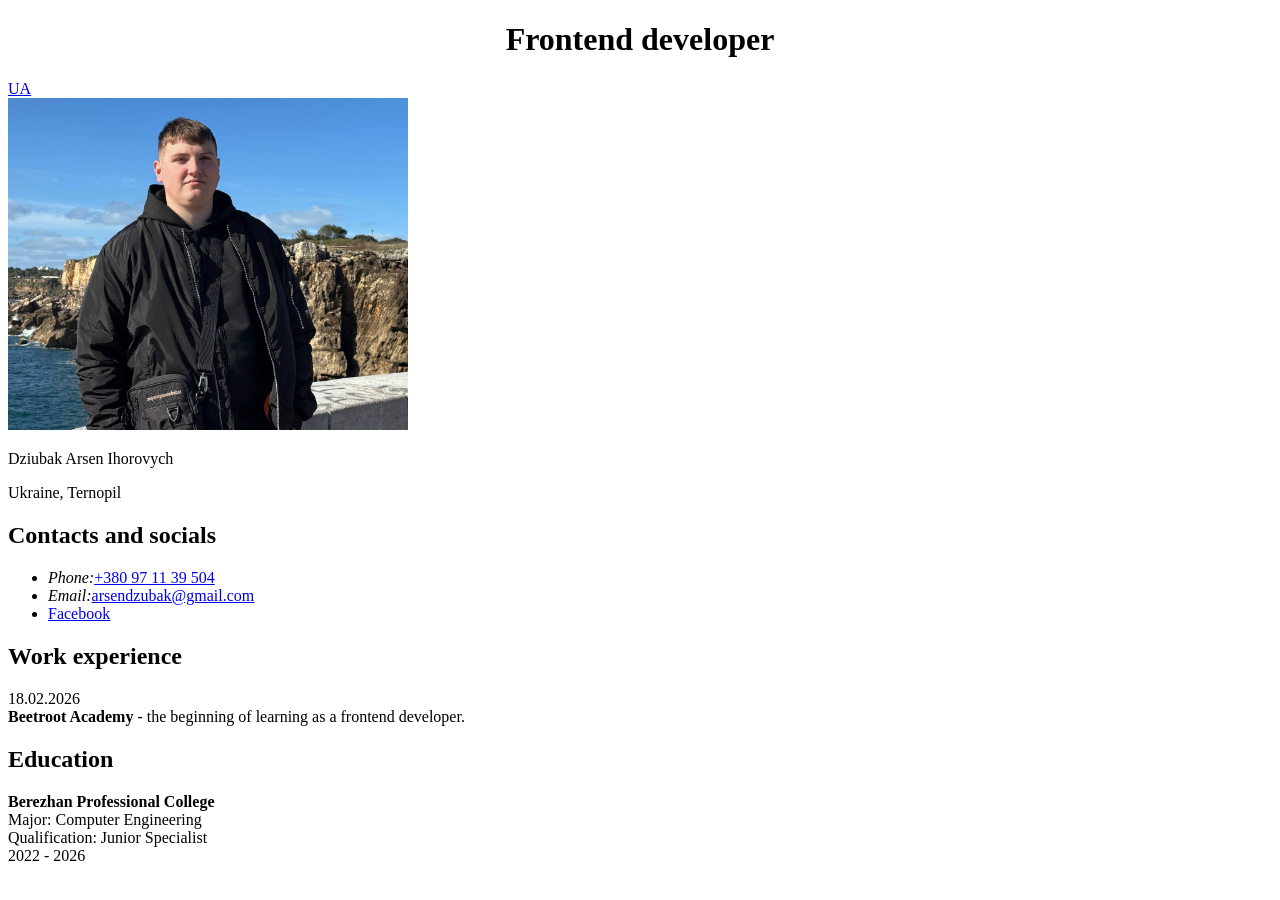
<file: 02-/assets/index.html>
<!DOCTYPE html>
<html lang="en">

<head>
    <meta charset="UTF-8">
    <meta name="viewport" content="width=device-width, initial-scale=1.0">
    <title>My CV</title>
</head>

<body>
    <h1 style="text-align: center;">Frontend developer</h1>
    <a href="index_uk.html">UA</a> <br>
    <img src="./my_photo.jpg" width="400" alt="Arsen Dziubak">
    <p>Dziubak Arsen Ihorovych</p>
    <p>Ukraine, Ternopil</p>
    <h2>Contacts and socials</h2>
    <ul>
        <li><i>Phone:</i><a href="tel:+380971139504">+380 97 11 39 504</a></li>
        <li><i>Email:</i><a href="mailto:arsendzubak@gmail.com">arsendzubak@gmail.com</a></li>
        <li><a href="https://www.facebook.com/profile.php?id=61587201241603" target="_blank">Facebook</a></li>
    </ul>
    <h2>Work experience</h2>
    <p>18.02.2026 <br>
        <b>Beetroot Academy</b> - the beginning of learning as a frontend developer.
    </p>
    <h2>Education</h2>
    <p><b>Berezhan Professional College</b> <br>
        Major: Computer Engineering <br>
        Qualification: Junior Specialist <br>
        2022 - 2026</p>
</body>

</html>
</file>
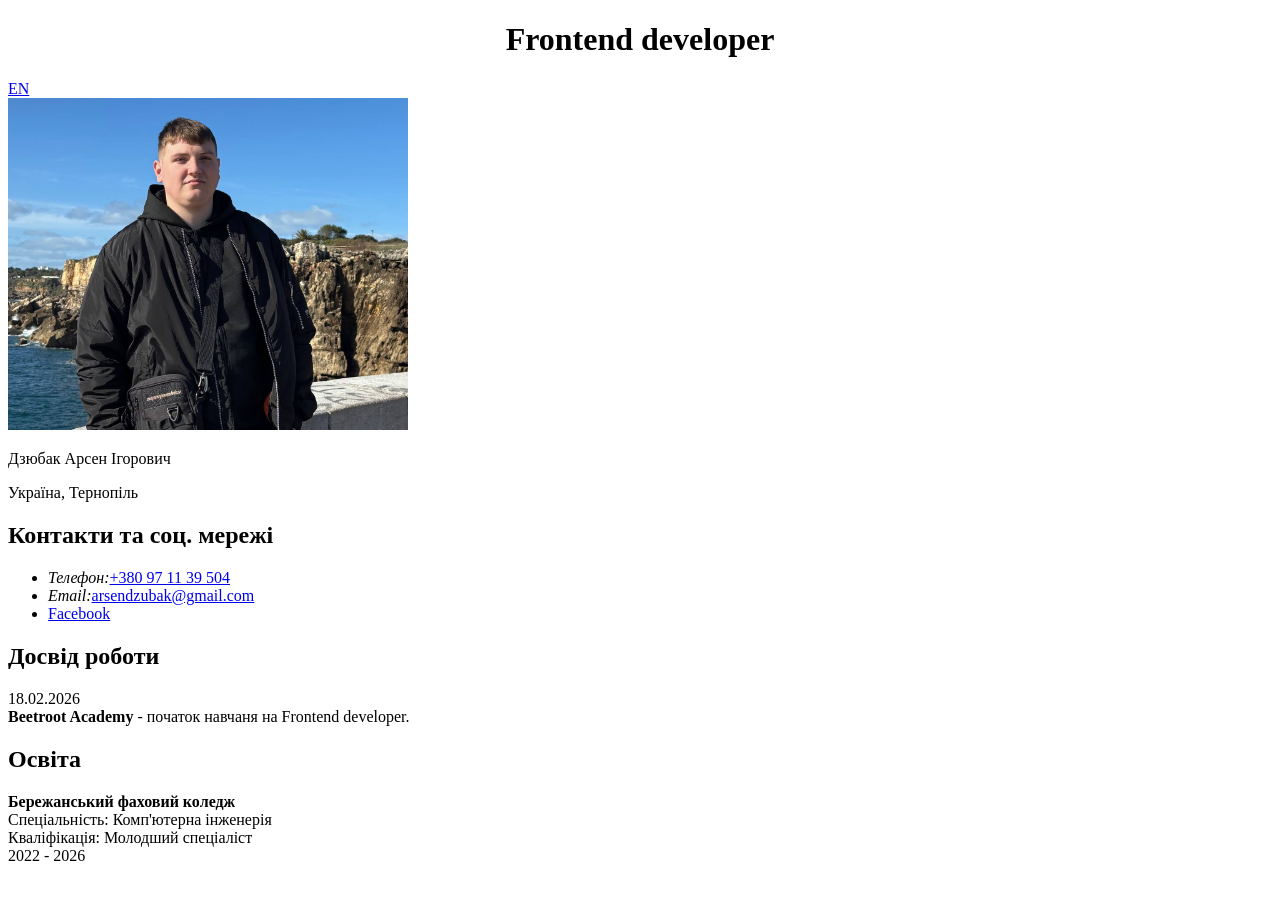
<file: 01-CV/index_uk.html>
<!DOCTYPE html>
<html lang="uk">

<head>
    <meta charset="UTF-8">
    <meta name="viewport" content="width=device-width, initial-scale=1.0">
    <title>My CV UA</title>
</head>

<body>
    <h1 style="text-align: center;">Frontend developer</h1>
    <a href="index.html">EN</a> <br>
    <img src="./my_photo.jpg" width="400" alt="Arsen Dziubak">
    <p>Дзюбак Арсен Ігорович</p>
    <p>Україна, Тернопіль</p>
    <h2>Контакти та соц. мережі</h2>
    <ul>
        <li><i>Телефон:</i><a href="tel:+380971139504">+380 97 11 39 504</a></li>
        <li><i>Email:</i><a href="mailto:arsendzubak@gmail.com">arsendzubak@gmail.com</a></li>
        <li><a href="https://www.facebook.com/profile.php?id=61587201241603" target="_blank">Facebook</a></li>
    </ul>
    <h2>Досвід роботи</h2>
    <p>18.02.2026 <br>
        <b>Beetroot Academy</b> - початок навчаня на Frontend developer.
    </p>
    <h2>Освіта</h2>
    <p><b>Бережанський фаховий коледж</b> <br>
        Спеціальність: Комп'ютерна інженерія <br>
        Кваліфікація: Молодший спеціаліст <br>
        2022 - 2026</p>
</body>

</html>
</file>
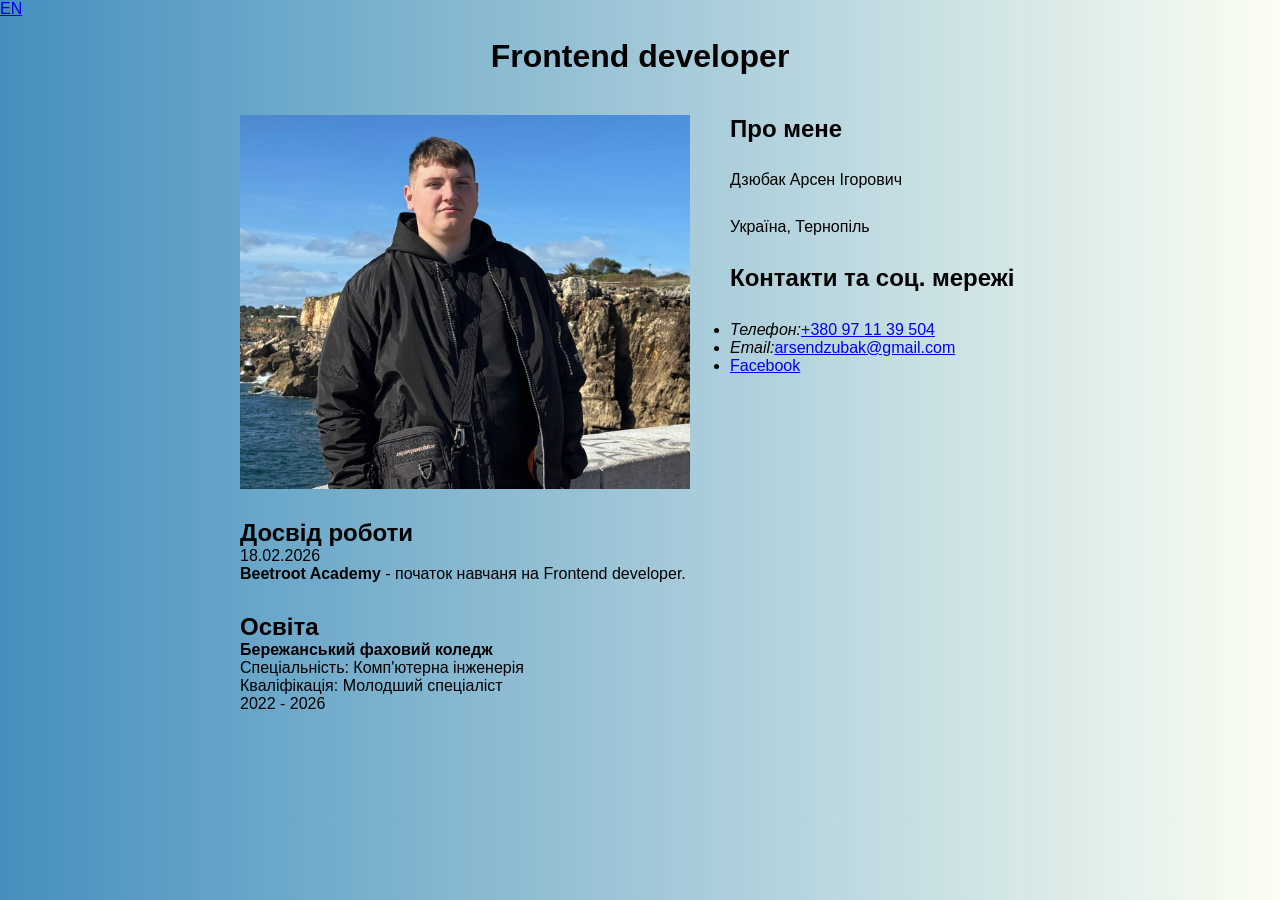
<file: 05-css/index.ua.html>
<!DOCTYPE html>
<html lang="uk">
<head>
    <meta charset="UTF-8">
    <meta name="viewport" content="width=device-width, initial-scale=1.0">
    <title>Document</title>
    <link rel="stylesheet" href="./styles.css">
</head>
<body>
    <header>
        <nav>
            <ul>
                <li><a href="./index.html">EN</a></li>
            </ul>
        </nav>
    </header>
    <h1>Frontend developer</h1>
 <main>
        <section>
            <img src="./my_photo.jpg" alt="my_photo">
            <div>
            <h2 class="info">Про мене</h2>
            <p class="name">Дзюбак Арсен Ігорович</p>
            <p>Україна, Тернопіль</p>
            <h2 class="contacts">Контакти та соц. мережі</h2>
             <ul>
        <li><i>Телефон:</i><a href="tel:+380971139504">+380 97 11 39 504</a></li>
        <li><i>Email:</i><a href="mailto:arsendzubak@gmail.com">arsendzubak@gmail.com</a></li>
        <li><a href="https://www.facebook.com/profile.php?id=61587201241603" target="_blank">Facebook</a></li>
    </ul>
            </div>
        </section>
        <section class="work_ex">
            <h2>Досвід роботи</h2>
             <p class="work">18.02.2026 <br>
        <b>Beetroot Academy</b> - початок навчаня на Frontend developer.
    </p>

    <div class="education"><h2>Освіта</h2>
    <p><b>Бережанський фаховий коледж</b> <br>
        Спеціальність: Комп'ютерна інженерія <br>
        Кваліфікація: Молодший спеціаліст <br>
        2022 - 2026</p> </div>
        </section>
    </main>
</body>
</html>
</file>
<file: 05-css/styles.css>
*{
    padding: 0;
    margin: 0;
   
}
body {
   background-image: linear-gradient(90deg, rgb(68, 144, 190),rgb(251, 254, 241));
  font-family: 'Lucida Sans', 'Lucida Sans Regular', 'Lucida Grande', 'Lucida Sans Unicode', Geneva, Verdana, sans-serif;
   font-size: 1rem;
}

body h1{
    padding-top: 20px;
    text-align: center;
    margin-bottom: 40px;

}

img {
width: 450px;; 
}

main{
    width: min(800px, 90%);
    margin-inline: auto;
}
    
section{
    display:flex;
  gap: 40px;
    align-items: flex-start;
    padding-bottom: 30px;
    
}

div p.name{
    padding-top: 10%;
   
}
div p{
    padding-bottom: 10%;
}
.contacts{
     padding-bottom: 10%;
}
section.work_ex {
    display: block;
}

.education{
    padding-top: 30px;
}
</file>
<file: 06-css-selector/styles.css>
*, *::before, *::after {
    padding: 0;
    margin: 0;
box-sizing: border-box;
}



body {
    font-family: Roboto, sans-serif;
     background-color:#3B3F45;
}

#container {
background-color:#4A4F56 ;
text-align: center;
color:#FF8984 ;
padding-top: 23px;
padding-bottom: 23px;
}

.containerr {
    width: min(90%, 800px);
    margin: 0 auto;
    padding-top: 40px;
    padding-bottom: 40px;

}

input:checked + label,
input:checked + label * {
  text-decoration: line-through;
  opacity: 0.4;
}

  


li {
  display: block;
width: 100%;
 box-sizing: border-box;
        padding: 15px;
        color: white;
        font-size: 2rem;
        
}

.list {
     
    margin: 0 auto;
     width: 800px;
  height: 400px;
    background-color: #88839E;
    
}
.list li {
  list-style: none;
  padding: 15px;
  color: white;
  border-top: 1px solid transparent;
  border-bottom: 1px solid transparent;}
  
.list li:hover {
   border-top-color: #ffffff;
  border-bottom-color:#ffffff;
} 


.label {
  position: relative;
  line-height: 2rem;
  
 
}
ul li:nth-child(2n) {
    background-color: #625E77;
}

ul li:active{
    background-color: #bd4e4e; 
}

span {
    font-size: 1rem;
  vertical-align:middle;
}
 


button {
     margin: 0 auto;
  display: block;
     width: 800px;
  height: 65px;   
  background-color: #4A4F56;  
  color:#FF8984 ;   
  text-align: center;                 
  font-size: 28px;           
  cursor: pointer;           
  margin-top: 40px;           
 
}

button:hover {
  background-color: #FF8984 ; 
  color:#4A4F56 ;
}
</file>
<file: 07-box-model/assets/styles.css>
*{
    margin: 0;
    padding: 0;
    box-sizing: border-box;
}

.text-lucida
{
    font-family: 'Lucida Sans', 'Lucida Sans Regular', 'Lucida Grande', 'Lucida Sans Unicode', Geneva, Verdana, sans-serif;
    font-weight: 400;
    font-style: normal;
    color:#FFFFFF ;
}
main {
    background-color: #3399CC;
    min-height: 100vh;
}

.container
{
  max-width: 1170px;
  margin: 0 auto;  
}

h1 {
    padding-top: 66px;
    font-size: 21px;
    margin-bottom: 36px;
}

ul {
    font-size: 0;
    width: 100%;
    text-align: center;
    list-style: none;
    border: 2px solid #FFFFFF;
    background-color: #FFFFFF;
    line-height: normal
}

li {
    font-size: 22px;
    display: inline-block;
    line-height: 2;
    padding-top: 25px;
    cursor: pointer;
     border: 3px solid #FFFFFF;
     height: 147px;
     text-align: center;
}

ul:hover li {
    opacity: 70%;
    transition: all .1s ease-in;
}

ul li:hover {
       opacity: 100%;
       transition: all .1s ease-in;
}

.box-blue {
    width: 50%;
    background-color: #3399CC;
}

.box-turquoise {
    width: 25%;
    background-color:#33CCCC ;
}

.box-purple {
    width: 25%;
    background-color:#996699 ;
}

.box-brown {
    width: 25%;
    background-color: #C24747;
}

.box-coral {
    width: 25%;
    background-color: #E2674A;
}

.box-yelow {
     width: 25%;
    background-color:#FFCC66;
}

.box-light-green {
     width: 25%;
    background-color:#99CC99;
}

.box-teal {
    width: 25%;
    background-color: #669999;
}

.box-rose-pink {
    width: 50%;
    background-color:#CC6699 ;
}

.box-green {
    width: 25%;
    background-color: #339966;
}

.box-slate-blue {
    width: 100%;
    background-color:#666699 ;
}

li > i {
    font-size: 42px;
    vertical-align: middle
}

p {
    font-size: 16px;
    margin-top: 35px;
}
</file>
<file: 09-grid/assets/css/styles.css>
*,*::before, 
*::after {
    margin: 0;
    padding: 0;
    box-sizing: border-box;
}
body {
    font-family: "Delius Unicase", cursive;
background-color: #fff;
color: #000000;
}


.pager-wrapper {
    display: flex;
    flex-direction: column;
    justify-content: space-between;
    min-height: 100vh;
}

img {
    width: 100%;
    height: 100%;
    object-fit: cover;
}

.container {
    width: min(90%, 1170px);
   margin: 0 auto;
   padding-bottom: 120px;
}

h2 {
    font-size: 2.25rem;
    text-align: center;
    font-weight: 400;
    font-style: normal;
    letter-spacing: 1.9px;
    margin-bottom: 80px;
}

section {
    padding-top: 120px ;   
}

.grid
{
    display: grid;
    grid-template-columns: repeat(3,1fr);
    grid-template-rows: repeat(3,1fr);
    grid-gap: 30px;
}

.large-horizontal {
    grid-column: span 2;
}
.nature {
    grid-template-rows: repeat(4, 1fr);
}

.photo {
grid-area: 2/1/4/3;
}

.large-vertical {
    grid-row: span 2;
}

.pepole {
    grid-template-rows: repeat(5, 1fr);
}
</file>
<file: 10-fonts/assets/css/fonts.css>
/* pt-sans-regular - latin */
@font-face {
  font-display: swap; /* Check https://developer.mozilla.org/en-US/docs/Web/CSS/@font-face/font-display for other options. */
  font-family: 'PT Sans';
  font-style: normal;
  font-weight: 400;
  src: url('../fonts/pt-sans-v18-latin-regular.woff2') format('woff2'); /* Chrome 36+, Opera 23+, Firefox 39+, Safari 12+, iOS 10+ */
}
/* pt-sans-italic - latin */
@font-face {
  font-display: swap; /* Check https://developer.mozilla.org/en-US/docs/Web/CSS/@font-face/font-display for other options. */
  font-family: 'PT Sans';
  font-style: italic;
  font-weight: 400;
  src: url('../fonts/pt-sans-v18-latin-italic.woff2') format('woff2'); /* Chrome 36+, Opera 23+, Firefox 39+, Safari 12+, iOS 10+ */
}
/* pt-sans-700 - latin */
@font-face {
  font-display: swap; /* Check https://developer.mozilla.org/en-US/docs/Web/CSS/@font-face/font-display for other options. */
  font-family: 'PT Sans';
  font-style: normal;
  font-weight: 700;
  src: url('../fonts/pt-sans-v18-latin-700.woff2') format('woff2'); /* Chrome 36+, Opera 23+, Firefox 39+, Safari 12+, iOS 10+ */
}

/* francois-one-regular - latin */
@font-face {
  font-display: swap; /* Check https://developer.mozilla.org/en-US/docs/Web/CSS/@font-face/font-display for other options. */
  font-family: 'Francois One';
  font-style: normal;
  font-weight: 400;
  src: url('../fonts/francois-one-v22-latin-regular.woff2') format('woff2'); /* Chrome 36+, Opera 23+, Firefox 39+, Safari 12+, iOS 10+ */
}

/* farro-300 - latin */
@font-face {
  font-display: swap; /* Check https://developer.mozilla.org/en-US/docs/Web/CSS/@font-face/font-display for other options. */
  font-family: 'Farro';
  font-style: normal;
  font-weight: 300;
  src: url('../fonts/farro-v15-latin-300.woff2') format('woff2'); /* Chrome 36+, Opera 23+, Firefox 39+, Safari 12+, iOS 10+ */
}

/* staatliches-regular - latin */
@font-face {
  font-display: swap; /* Check https://developer.mozilla.org/en-US/docs/Web/CSS/@font-face/font-display for other options. */
  font-family: 'Staatliches';
  font-style: normal;
  font-weight: 400;
  src: url('../fonts/staatliches-v15-latin-regular.woff2') format('woff2'); /* Chrome 36+, Opera 23+, Firefox 39+, Safari 12+, iOS 10+ */
}

/* tourney-600 - latin */
@font-face {
  font-display: swap; /* Check https://developer.mozilla.org/en-US/docs/Web/CSS/@font-face/font-display for other options. */
  font-family: 'Tourney';
  font-style: normal;
  font-weight: 600;
  src: url('../fonts/tourney-v16-latin-600.woff2') format('woff2'); /* Chrome 36+, Opera 23+, Firefox 39+, Safari 12+, iOS 10+ */
}
</file>
<file: 10-fonts/assets/css/stayls.css>
*, *::before, *::after {
    margin: 0;
    padding: 0;
    box-sizing: border-box;
}

img {
    width: 100%;
    height: 100%;
    object-fit: cover;
    vertical-align: top;
}

body{
    color: black;
}

a {
    list-style: none;
    text-decoration: none;
    color: black;
}

.container {
 width: min(90%, 1200px);
 margin: 0 auto;
}

h2 {
    font-family: 'Francois One';
    font-weight: 400;
    font-size: 36px;
    padding-bottom: 40px;
      letter-spacing: 1.45px;

    sup {
       font-family: 'Farro'; 
       font-weight: 300;
       font-size: 16.5px;
       position: relative;
       top: -11px;
    }
}

 header {
  height: 80px;
  margin-bottom: 68px;
.container {
  display: flex;
  align-items: center;  
  justify-content: space-between;
  height: 100%;
  }
  .main-menu {
  margin-right: auto;
  margin-left: 53px;
  font-family: 'Staatliches';
  font-weight: 400;
  font-size: 22px;
}
 
.eng {
    font-family: 'Tourney';
    font-size: 22px;
    padding-left: 4px;
}
 }

.main-menu ul {
  display: flex;
  list-style: none;
  padding: 0;
  margin: 0;
  gap: 10px;
  letter-spacing: 0.70px;

}

section {
    margin-bottom: 57px;
    
}

p {
    font-size: 28px;
    font-family: 'PT Sans';
            line-height: 1.7;

            


}

.chapter_3  {
    p {
    margin-bottom: 30px;
    }

}

.chapter_3 p:nth-of-type(3) {
      margin-bottom: 37.5px;

}


.chapter li {
    font-family: 'PT Sans';
     list-style: none;
    text-decoration: none;
    font-size: 28px;  
    margin-bottom: 30px;
    line-height: 1.73;
   
}

.chapter li:nth-of-type(2) {
    margin-bottom: 40px;
}

 span {
    background-color: #dadada;
 }

 .chapter_4 p {
padding-bottom: 30px;
 }
</file>
<file: 07-box-model/assets/css/weather-icons.min.css>
/*!
 *  Weather Icons 2.0.10
 *  Updated November 1, 2020
 *  Weather themed icons for Bootstrap
 *  Author - Erik Flowers - erik@helloerik.com
 *  Email: erik@helloerik.com
 *  Twitter: http://twitter.com/Erik_UX
 *  ------------------------------------------------------------------------------
 *  Maintained at http://erikflowers.github.io/weather-icons
 *
 *  License
 *  ------------------------------------------------------------------------------
 *  - Font licensed under SIL OFL 1.1 -
 *    http://scripts.sil.org/OFL
 *  - CSS, SCSS and LESS are licensed under MIT License -
 *    http://opensource.org/licenses/mit-license.html
 *  - Documentation licensed under CC BY 3.0 -
 *    http://creativecommons.org/licenses/by/3.0/
 *  - Inspired by and works great as a companion with Font Awesome
 *    "Font Awesome by Dave Gandy - http://fontawesome.io"
 */@font-face{font-family:'weathericons';src:url('../font/weathericons-regular-webfont.eot');src:url('../font/weathericons-regular-webfont.eot?#iefix') format('embedded-opentype'),url('../font/weathericons-regular-webfont.woff2') format('woff2'),url('../font/weathericons-regular-webfont.woff') format('woff'),url('../font/weathericons-regular-webfont.ttf') format('truetype'),url('../font/weathericons-regular-webfont.svg#weather_iconsregular') format('svg');font-weight:normal;font-style:normal}.wi{display:inline-block;font-family:'weathericons';font-style:normal;font-weight:normal;line-height:1;-webkit-font-smoothing:antialiased;-moz-osx-font-smoothing:grayscale}.wi-fw{text-align:center;width:1.4em}.wi-rotate-90{filter:progid:DXImageTransform.Microsoft.BasicImage(rotation=1);-webkit-transform:rotate(90deg);-ms-transform:rotate(90deg);transform:rotate(90deg)}.wi-rotate-180{filter:progid:DXImageTransform.Microsoft.BasicImage(rotation=2);-webkit-transform:rotate(180deg);-ms-transform:rotate(180deg);transform:rotate(180deg)}.wi-rotate-270{filter:progid:DXImageTransform.Microsoft.BasicImage(rotation=3);-webkit-transform:rotate(270deg);-ms-transform:rotate(270deg);transform:rotate(270deg)}.wi-flip-horizontal{filter:progid:DXImageTransform.Microsoft.BasicImage(rotation=0, mirror=1);-webkit-transform:scale(-1, 1);-ms-transform:scale(-1, 1);transform:scale(-1, 1)}.wi-flip-vertical{filter:progid:DXImageTransform.Microsoft.BasicImage(rotation=2, mirror=1);-webkit-transform:scale(1, -1);-ms-transform:scale(1, -1);transform:scale(1, -1)}.wi-day-sunny:before{content:"\f00d"}.wi-day-cloudy:before{content:"\f002"}.wi-day-cloudy-gusts:before{content:"\f000"}.wi-day-cloudy-windy:before{content:"\f001"}.wi-day-fog:before{content:"\f003"}.wi-day-hail:before{content:"\f004"}.wi-day-haze:before{content:"\f0b6"}.wi-day-lightning:before{content:"\f005"}.wi-day-rain:before{content:"\f008"}.wi-day-rain-mix:before{content:"\f006"}.wi-day-rain-wind:before{content:"\f007"}.wi-day-showers:before{content:"\f009"}.wi-day-sleet:before{content:"\f0b2"}.wi-day-sleet-storm:before{content:"\f068"}.wi-day-snow:before{content:"\f00a"}.wi-day-snow-thunderstorm:before{content:"\f06b"}.wi-day-snow-wind:before{content:"\f065"}.wi-day-sprinkle:before{content:"\f00b"}.wi-day-storm-showers:before{content:"\f00e"}.wi-day-sunny-overcast:before{content:"\f00c"}.wi-day-thunderstorm:before{content:"\f010"}.wi-day-windy:before{content:"\f085"}.wi-solar-eclipse:before{content:"\f06e"}.wi-hot:before{content:"\f072"}.wi-day-cloudy-high:before{content:"\f07d"}.wi-day-light-wind:before{content:"\f0c4"}.wi-night-clear:before{content:"\f02e"}.wi-night-alt-cloudy:before{content:"\f086"}.wi-night-alt-cloudy-gusts:before{content:"\f022"}.wi-night-alt-cloudy-windy:before{content:"\f023"}.wi-night-alt-hail:before{content:"\f024"}.wi-night-alt-lightning:before{content:"\f025"}.wi-night-alt-rain:before{content:"\f028"}.wi-night-alt-rain-mix:before{content:"\f026"}.wi-night-alt-rain-wind:before{content:"\f027"}.wi-night-alt-showers:before{content:"\f029"}.wi-night-alt-sleet:before{content:"\f0b4"}.wi-night-alt-sleet-storm:before{content:"\f06a"}.wi-night-alt-snow:before{content:"\f02a"}.wi-night-alt-snow-thunderstorm:before{content:"\f06d"}.wi-night-alt-snow-wind:before{content:"\f067"}.wi-night-alt-sprinkle:before{content:"\f02b"}.wi-night-alt-storm-showers:before{content:"\f02c"}.wi-night-alt-thunderstorm:before{content:"\f02d"}.wi-night-cloudy:before{content:"\f031"}.wi-night-cloudy-gusts:before{content:"\f02f"}.wi-night-cloudy-windy:before{content:"\f030"}.wi-night-fog:before{content:"\f04a"}.wi-night-hail:before{content:"\f032"}.wi-night-lightning:before{content:"\f033"}.wi-night-partly-cloudy:before{content:"\f083"}.wi-night-rain:before{content:"\f036"}.wi-night-rain-mix:before{content:"\f034"}.wi-night-rain-wind:before{content:"\f035"}.wi-night-showers:before{content:"\f037"}.wi-night-sleet:before{content:"\f0b3"}.wi-night-sleet-storm:before{content:"\f069"}.wi-night-snow:before{content:"\f038"}.wi-night-snow-thunderstorm:before{content:"\f06c"}.wi-night-snow-wind:before{content:"\f066"}.wi-night-sprinkle:before{content:"\f039"}.wi-night-storm-showers:before{content:"\f03a"}.wi-night-thunderstorm:before{content:"\f03b"}.wi-lunar-eclipse:before{content:"\f070"}.wi-stars:before{content:"\f077"}.wi-storm-showers:before{content:"\f01d"}.wi-thunderstorm:before{content:"\f01e"}.wi-night-alt-cloudy-high:before{content:"\f07e"}.wi-night-cloudy-high:before{content:"\f080"}.wi-night-alt-partly-cloudy:before{content:"\f081"}.wi-cloud:before{content:"\f041"}.wi-cloudy:before{content:"\f013"}.wi-cloudy-gusts:before{content:"\f011"}.wi-cloudy-windy:before{content:"\f012"}.wi-fog:before{content:"\f014"}.wi-hail:before{content:"\f015"}.wi-rain:before{content:"\f019"}.wi-rain-mix:before{content:"\f017"}.wi-rain-wind:before{content:"\f018"}.wi-showers:before{content:"\f01a"}.wi-sleet:before{content:"\f0b5"}.wi-snow:before{content:"\f01b"}.wi-sprinkle:before{content:"\f01c"}.wi-storm-showers:before{content:"\f01d"}.wi-thunderstorm:before{content:"\f01e"}.wi-snow-wind:before{content:"\f064"}.wi-snow:before{content:"\f01b"}.wi-smog:before{content:"\f074"}.wi-smoke:before{content:"\f062"}.wi-lightning:before{content:"\f016"}.wi-raindrops:before{content:"\f04e"}.wi-raindrop:before{content:"\f078"}.wi-dust:before{content:"\f063"}.wi-snowflake-cold:before{content:"\f076"}.wi-windy:before{content:"\f021"}.wi-strong-wind:before{content:"\f050"}.wi-sandstorm:before{content:"\f082"}.wi-earthquake:before{content:"\f0c6"}.wi-fire:before{content:"\f0c7"}.wi-flood:before{content:"\f07c"}.wi-meteor:before{content:"\f071"}.wi-tsunami:before{content:"\f0c5"}.wi-volcano:before{content:"\f0c8"}.wi-hurricane:before{content:"\f073"}.wi-tornado:before{content:"\f056"}.wi-small-craft-advisory:before{content:"\f0cc"}.wi-gale-warning:before{content:"\f0cd"}.wi-storm-warning:before{content:"\f0ce"}.wi-hurricane-warning:before{content:"\f0cf"}.wi-wind-direction:before{content:"\f0b1"}.wi-alien:before{content:"\f075"}.wi-celsius:before{content:"\f03c"}.wi-fahrenheit:before{content:"\f045"}.wi-degrees:before{content:"\f042"}.wi-thermometer:before{content:"\f055"}.wi-thermometer-exterior:before{content:"\f053"}.wi-thermometer-internal:before{content:"\f054"}.wi-cloud-down:before{content:"\f03d"}.wi-cloud-up:before{content:"\f040"}.wi-cloud-refresh:before{content:"\f03e"}.wi-horizon:before{content:"\f047"}.wi-horizon-alt:before{content:"\f046"}.wi-sunrise:before{content:"\f051"}.wi-sunset:before{content:"\f052"}.wi-moonrise:before{content:"\f0c9"}.wi-moonset:before{content:"\f0ca"}.wi-refresh:before{content:"\f04c"}.wi-refresh-alt:before{content:"\f04b"}.wi-umbrella:before{content:"\f084"}.wi-barometer:before{content:"\f079"}.wi-humidity:before{content:"\f07a"}.wi-na:before{content:"\f07b"}.wi-train:before{content:"\f0cb"}.wi-moon-new:before{content:"\f095"}.wi-moon-waxing-crescent-1:before{content:"\f096"}.wi-moon-waxing-crescent-2:before{content:"\f097"}.wi-moon-waxing-crescent-3:before{content:"\f098"}.wi-moon-waxing-crescent-4:before{content:"\f099"}.wi-moon-waxing-crescent-5:before{content:"\f09a"}.wi-moon-waxing-crescent-6:before{content:"\f09b"}.wi-moon-first-quarter:before{content:"\f09c"}.wi-moon-waxing-gibbous-1:before{content:"\f09d"}.wi-moon-waxing-gibbous-2:before{content:"\f09e"}.wi-moon-waxing-gibbous-3:before{content:"\f09f"}.wi-moon-waxing-gibbous-4:before{content:"\f0a0"}.wi-moon-waxing-gibbous-5:before{content:"\f0a1"}.wi-moon-waxing-gibbous-6:before{content:"\f0a2"}.wi-moon-full:before{content:"\f0a3"}.wi-moon-waning-gibbous-1:before{content:"\f0a4"}.wi-moon-waning-gibbous-2:before{content:"\f0a5"}.wi-moon-waning-gibbous-3:before{content:"\f0a6"}.wi-moon-waning-gibbous-4:before{content:"\f0a7"}.wi-moon-waning-gibbous-5:before{content:"\f0a8"}.wi-moon-waning-gibbous-6:before{content:"\f0a9"}.wi-moon-third-quarter:before{content:"\f0aa"}.wi-moon-waning-crescent-1:before{content:"\f0ab"}.wi-moon-waning-crescent-2:before{content:"\f0ac"}.wi-moon-waning-crescent-3:before{content:"\f0ad"}.wi-moon-waning-crescent-4:before{content:"\f0ae"}.wi-moon-waning-crescent-5:before{content:"\f0af"}.wi-moon-waning-crescent-6:before{content:"\f0b0"}.wi-moon-alt-new:before{content:"\f0eb"}.wi-moon-alt-waxing-crescent-1:before{content:"\f0d0"}.wi-moon-alt-waxing-crescent-2:before{content:"\f0d1"}.wi-moon-alt-waxing-crescent-3:before{content:"\f0d2"}.wi-moon-alt-waxing-crescent-4:before{content:"\f0d3"}.wi-moon-alt-waxing-crescent-5:before{content:"\f0d4"}.wi-moon-alt-waxing-crescent-6:before{content:"\f0d5"}.wi-moon-alt-first-quarter:before{content:"\f0d6"}.wi-moon-alt-waxing-gibbous-1:before{content:"\f0d7"}.wi-moon-alt-waxing-gibbous-2:before{content:"\f0d8"}.wi-moon-alt-waxing-gibbous-3:before{content:"\f0d9"}.wi-moon-alt-waxing-gibbous-4:before{content:"\f0da"}.wi-moon-alt-waxing-gibbous-5:before{content:"\f0db"}.wi-moon-alt-waxing-gibbous-6:before{content:"\f0dc"}.wi-moon-alt-full:before{content:"\f0dd"}.wi-moon-alt-waning-gibbous-1:before{content:"\f0de"}.wi-moon-alt-waning-gibbous-2:before{content:"\f0df"}.wi-moon-alt-waning-gibbous-3:before{content:"\f0e0"}.wi-moon-alt-waning-gibbous-4:before{content:"\f0e1"}.wi-moon-alt-waning-gibbous-5:before{content:"\f0e2"}.wi-moon-alt-waning-gibbous-6:before{content:"\f0e3"}.wi-moon-alt-third-quarter:before{content:"\f0e4"}.wi-moon-alt-waning-crescent-1:before{content:"\f0e5"}.wi-moon-alt-waning-crescent-2:before{content:"\f0e6"}.wi-moon-alt-waning-crescent-3:before{content:"\f0e7"}.wi-moon-alt-waning-crescent-4:before{content:"\f0e8"}.wi-moon-alt-waning-crescent-5:before{content:"\f0e9"}.wi-moon-alt-waning-crescent-6:before{content:"\f0ea"}.wi-moon-0:before{content:"\f095"}.wi-moon-1:before{content:"\f096"}.wi-moon-2:before{content:"\f097"}.wi-moon-3:before{content:"\f098"}.wi-moon-4:before{content:"\f099"}.wi-moon-5:before{content:"\f09a"}.wi-moon-6:before{content:"\f09b"}.wi-moon-7:before{content:"\f09c"}.wi-moon-8:before{content:"\f09d"}.wi-moon-9:before{content:"\f09e"}.wi-moon-10:before{content:"\f09f"}.wi-moon-11:before{content:"\f0a0"}.wi-moon-12:before{content:"\f0a1"}.wi-moon-13:before{content:"\f0a2"}.wi-moon-14:before{content:"\f0a3"}.wi-moon-15:before{content:"\f0a4"}.wi-moon-16:before{content:"\f0a5"}.wi-moon-17:before{content:"\f0a6"}.wi-moon-18:before{content:"\f0a7"}.wi-moon-19:before{content:"\f0a8"}.wi-moon-20:before{content:"\f0a9"}.wi-moon-21:before{content:"\f0aa"}.wi-moon-22:before{content:"\f0ab"}.wi-moon-23:before{content:"\f0ac"}.wi-moon-24:before{content:"\f0ad"}.wi-moon-25:before{content:"\f0ae"}.wi-moon-26:before{content:"\f0af"}.wi-moon-27:before{content:"\f0b0"}.wi-time-1:before{content:"\f08a"}.wi-time-2:before{content:"\f08b"}.wi-time-3:before{content:"\f08c"}.wi-time-4:before{content:"\f08d"}.wi-time-5:before{content:"\f08e"}.wi-time-6:before{content:"\f08f"}.wi-time-7:before{content:"\f090"}.wi-time-8:before{content:"\f091"}.wi-time-9:before{content:"\f092"}.wi-time-10:before{content:"\f093"}.wi-time-11:before{content:"\f094"}.wi-time-12:before{content:"\f089"}.wi-direction-up:before{content:"\f058"}.wi-direction-up-right:before{content:"\f057"}.wi-direction-right:before{content:"\f04d"}.wi-direction-down-right:before{content:"\f088"}.wi-direction-down:before{content:"\f044"}.wi-direction-down-left:before{content:"\f043"}.wi-direction-left:before{content:"\f048"}.wi-direction-up-left:before{content:"\f087"}.wi-wind-beaufort-0:before{content:"\f0b7"}.wi-wind-beaufort-1:before{content:"\f0b8"}.wi-wind-beaufort-2:before{content:"\f0b9"}.wi-wind-beaufort-3:before{content:"\f0ba"}.wi-wind-beaufort-4:before{content:"\f0bb"}.wi-wind-beaufort-5:before{content:"\f0bc"}.wi-wind-beaufort-6:before{content:"\f0bd"}.wi-wind-beaufort-7:before{content:"\f0be"}.wi-wind-beaufort-8:before{content:"\f0bf"}.wi-wind-beaufort-9:before{content:"\f0c0"}.wi-wind-beaufort-10:before{content:"\f0c1"}.wi-wind-beaufort-11:before{content:"\f0c2"}.wi-wind-beaufort-12:before{content:"\f0c3"}.wi-yahoo-0:before{content:"\f056"}.wi-yahoo-1:before{content:"\f00e"}.wi-yahoo-2:before{content:"\f073"}.wi-yahoo-3:before{content:"\f01e"}.wi-yahoo-4:before{content:"\f01e"}.wi-yahoo-5:before{content:"\f017"}.wi-yahoo-6:before{content:"\f017"}.wi-yahoo-7:before{content:"\f017"}.wi-yahoo-8:before{content:"\f015"}.wi-yahoo-9:before{content:"\f01a"}.wi-yahoo-10:before{content:"\f015"}.wi-yahoo-11:before{content:"\f01a"}.wi-yahoo-12:before{content:"\f01a"}.wi-yahoo-13:before{content:"\f01b"}.wi-yahoo-14:before{content:"\f00a"}.wi-yahoo-15:before{content:"\f064"}.wi-yahoo-16:before{content:"\f01b"}.wi-yahoo-17:before{content:"\f015"}.wi-yahoo-18:before{content:"\f017"}.wi-yahoo-19:before{content:"\f063"}.wi-yahoo-20:before{content:"\f014"}.wi-yahoo-21:before{content:"\f021"}.wi-yahoo-22:before{content:"\f062"}.wi-yahoo-23:before{content:"\f050"}.wi-yahoo-24:before{content:"\f050"}.wi-yahoo-25:before{content:"\f076"}.wi-yahoo-26:before{content:"\f013"}.wi-yahoo-27:before{content:"\f031"}.wi-yahoo-28:before{content:"\f002"}.wi-yahoo-29:before{content:"\f031"}.wi-yahoo-30:before{content:"\f002"}.wi-yahoo-31:before{content:"\f02e"}.wi-yahoo-32:before{content:"\f00d"}.wi-yahoo-33:before{content:"\f083"}.wi-yahoo-34:before{content:"\f00c"}.wi-yahoo-35:before{content:"\f017"}.wi-yahoo-36:before{content:"\f072"}.wi-yahoo-37:before{content:"\f00e"}.wi-yahoo-38:before{content:"\f00e"}.wi-yahoo-39:before{content:"\f00e"}.wi-yahoo-40:before{content:"\f01a"}.wi-yahoo-41:before{content:"\f064"}.wi-yahoo-42:before{content:"\f01b"}.wi-yahoo-43:before{content:"\f064"}.wi-yahoo-44:before{content:"\f00c"}.wi-yahoo-45:before{content:"\f00e"}.wi-yahoo-46:before{content:"\f01b"}.wi-yahoo-47:before{content:"\f00e"}.wi-yahoo-3200:before{content:"\f077"}.wi-forecast-io-clear-day:before{content:"\f00d"}.wi-forecast-io-clear-night:before{content:"\f02e"}.wi-forecast-io-rain:before{content:"\f019"}.wi-forecast-io-snow:before{content:"\f01b"}.wi-forecast-io-sleet:before{content:"\f0b5"}.wi-forecast-io-wind:before{content:"\f050"}.wi-forecast-io-fog:before{content:"\f014"}.wi-forecast-io-cloudy:before{content:"\f013"}.wi-forecast-io-partly-cloudy-day:before{content:"\f002"}.wi-forecast-io-partly-cloudy-night:before{content:"\f031"}.wi-forecast-io-hail:before{content:"\f015"}.wi-forecast-io-thunderstorm:before{content:"\f01e"}.wi-forecast-io-tornado:before{content:"\f056"}.wi-wmo4680-0:before,.wi-wmo4680-00:before{content:"\f055"}.wi-wmo4680-1:before,.wi-wmo4680-01:before{content:"\f013"}.wi-wmo4680-2:before,.wi-wmo4680-02:before{content:"\f055"}.wi-wmo4680-3:before,.wi-wmo4680-03:before{content:"\f013"}.wi-wmo4680-4:before,.wi-wmo4680-04:before{content:"\f014"}.wi-wmo4680-5:before,.wi-wmo4680-05:before{content:"\f014"}.wi-wmo4680-10:before{content:"\f014"}.wi-wmo4680-11:before{content:"\f014"}.wi-wmo4680-12:before{content:"\f016"}.wi-wmo4680-18:before{content:"\f050"}.wi-wmo4680-20:before{content:"\f014"}.wi-wmo4680-21:before{content:"\f017"}.wi-wmo4680-22:before{content:"\f017"}.wi-wmo4680-23:before{content:"\f019"}.wi-wmo4680-24:before{content:"\f01b"}.wi-wmo4680-25:before{content:"\f015"}.wi-wmo4680-26:before{content:"\f01e"}.wi-wmo4680-27:before{content:"\f063"}.wi-wmo4680-28:before{content:"\f063"}.wi-wmo4680-29:before{content:"\f063"}.wi-wmo4680-30:before{content:"\f014"}.wi-wmo4680-31:before{content:"\f014"}.wi-wmo4680-32:before{content:"\f014"}.wi-wmo4680-33:before{content:"\f014"}.wi-wmo4680-34:before{content:"\f014"}.wi-wmo4680-35:before{content:"\f014"}.wi-wmo4680-40:before{content:"\f017"}.wi-wmo4680-41:before{content:"\f01c"}.wi-wmo4680-42:before{content:"\f019"}.wi-wmo4680-43:before{content:"\f01c"}.wi-wmo4680-44:before{content:"\f019"}.wi-wmo4680-45:before{content:"\f015"}.wi-wmo4680-46:before{content:"\f015"}.wi-wmo4680-47:before{content:"\f01b"}.wi-wmo4680-48:before{content:"\f01b"}.wi-wmo4680-50:before{content:"\f01c"}.wi-wmo4680-51:before{content:"\f01c"}.wi-wmo4680-52:before{content:"\f019"}.wi-wmo4680-53:before{content:"\f019"}.wi-wmo4680-54:before{content:"\f076"}.wi-wmo4680-55:before{content:"\f076"}.wi-wmo4680-56:before{content:"\f076"}.wi-wmo4680-57:before{content:"\f01c"}.wi-wmo4680-58:before{content:"\f019"}.wi-wmo4680-60:before{content:"\f01c"}.wi-wmo4680-61:before{content:"\f01c"}.wi-wmo4680-62:before{content:"\f019"}.wi-wmo4680-63:before{content:"\f019"}.wi-wmo4680-64:before{content:"\f015"}.wi-wmo4680-65:before{content:"\f015"}.wi-wmo4680-66:before{content:"\f015"}.wi-wmo4680-67:before{content:"\f017"}.wi-wmo4680-68:before{content:"\f017"}.wi-wmo4680-70:before{content:"\f01b"}.wi-wmo4680-71:before{content:"\f01b"}.wi-wmo4680-72:before{content:"\f01b"}.wi-wmo4680-73:before{content:"\f01b"}.wi-wmo4680-74:before{content:"\f076"}.wi-wmo4680-75:before{content:"\f076"}.wi-wmo4680-76:before{content:"\f076"}.wi-wmo4680-77:before{content:"\f01b"}.wi-wmo4680-78:before{content:"\f076"}.wi-wmo4680-80:before{content:"\f019"}.wi-wmo4680-81:before{content:"\f01c"}.wi-wmo4680-82:before{content:"\f019"}.wi-wmo4680-83:before{content:"\f019"}.wi-wmo4680-84:before{content:"\f01d"}.wi-wmo4680-85:before{content:"\f017"}.wi-wmo4680-86:before{content:"\f017"}.wi-wmo4680-87:before{content:"\f017"}.wi-wmo4680-89:before{content:"\f015"}.wi-wmo4680-90:before{content:"\f016"}.wi-wmo4680-91:before{content:"\f01d"}.wi-wmo4680-92:before{content:"\f01e"}.wi-wmo4680-93:before{content:"\f01e"}.wi-wmo4680-94:before{content:"\f016"}.wi-wmo4680-95:before{content:"\f01e"}.wi-wmo4680-96:before{content:"\f01e"}.wi-wmo4680-99:before{content:"\f056"}.wi-owm-200:before{content:"\f01e"}.wi-owm-201:before{content:"\f01e"}.wi-owm-202:before{content:"\f01e"}.wi-owm-210:before{content:"\f016"}.wi-owm-211:before{content:"\f016"}.wi-owm-212:before{content:"\f016"}.wi-owm-221:before{content:"\f016"}.wi-owm-230:before{content:"\f01e"}.wi-owm-231:before{content:"\f01e"}.wi-owm-232:before{content:"\f01e"}.wi-owm-300:before{content:"\f01c"}.wi-owm-301:before{content:"\f01c"}.wi-owm-302:before{content:"\f019"}.wi-owm-310:before{content:"\f017"}.wi-owm-311:before{content:"\f019"}.wi-owm-312:before{content:"\f019"}.wi-owm-313:before{content:"\f01a"}.wi-owm-314:before{content:"\f019"}.wi-owm-321:before{content:"\f01c"}.wi-owm-500:before{content:"\f01c"}.wi-owm-501:before{content:"\f019"}.wi-owm-502:before{content:"\f019"}.wi-owm-503:before{content:"\f019"}.wi-owm-504:before{content:"\f019"}.wi-owm-511:before{content:"\f017"}.wi-owm-520:before{content:"\f01a"}.wi-owm-521:before{content:"\f01a"}.wi-owm-522:before{content:"\f01a"}.wi-owm-531:before{content:"\f01d"}.wi-owm-600:before{content:"\f01b"}.wi-owm-601:before{content:"\f01b"}.wi-owm-602:before{content:"\f0b5"}.wi-owm-611:before{content:"\f017"}.wi-owm-612:before{content:"\f017"}.wi-owm-615:before{content:"\f017"}.wi-owm-616:before{content:"\f017"}.wi-owm-620:before{content:"\f017"}.wi-owm-621:before{content:"\f01b"}.wi-owm-622:before{content:"\f01b"}.wi-owm-701:before{content:"\f014"}.wi-owm-711:before{content:"\f062"}.wi-owm-721:before{content:"\f0b6"}.wi-owm-731:before{content:"\f063"}.wi-owm-741:before{content:"\f014"}.wi-owm-761:before{content:"\f063"}.wi-owm-762:before{content:"\f063"}.wi-owm-771:before{content:"\f011"}.wi-owm-781:before{content:"\f056"}.wi-owm-800:before{content:"\f00d"}.wi-owm-801:before{content:"\f041"}.wi-owm-802:before{content:"\f041"}.wi-owm-803:before{content:"\f013"}.wi-owm-804:before{content:"\f013"}.wi-owm-900:before{content:"\f056"}.wi-owm-901:before{content:"\f01d"}.wi-owm-902:before{content:"\f073"}.wi-owm-903:before{content:"\f076"}.wi-owm-904:before{content:"\f072"}.wi-owm-905:before{content:"\f021"}.wi-owm-906:before{content:"\f015"}.wi-owm-957:before{content:"\f050"}.wi-owm-day-200:before{content:"\f010"}.wi-owm-day-201:before{content:"\f010"}.wi-owm-day-202:before{content:"\f010"}.wi-owm-day-210:before{content:"\f005"}.wi-owm-day-211:before{content:"\f005"}.wi-owm-day-212:before{content:"\f005"}.wi-owm-day-221:before{content:"\f005"}.wi-owm-day-230:before{content:"\f010"}.wi-owm-day-231:before{content:"\f010"}.wi-owm-day-232:before{content:"\f010"}.wi-owm-day-300:before{content:"\f00b"}.wi-owm-day-301:before{content:"\f00b"}.wi-owm-day-302:before{content:"\f008"}.wi-owm-day-310:before{content:"\f008"}.wi-owm-day-311:before{content:"\f008"}.wi-owm-day-312:before{content:"\f008"}.wi-owm-day-313:before{content:"\f008"}.wi-owm-day-314:before{content:"\f008"}.wi-owm-day-321:before{content:"\f00b"}.wi-owm-day-500:before{content:"\f00b"}.wi-owm-day-501:before{content:"\f008"}.wi-owm-day-502:before{content:"\f008"}.wi-owm-day-503:before{content:"\f008"}.wi-owm-day-504:before{content:"\f008"}.wi-owm-day-511:before{content:"\f006"}.wi-owm-day-520:before{content:"\f009"}.wi-owm-day-521:before{content:"\f009"}.wi-owm-day-522:before{content:"\f009"}.wi-owm-day-531:before{content:"\f00e"}.wi-owm-day-600:before{content:"\f00a"}.wi-owm-day-601:before{content:"\f0b2"}.wi-owm-day-602:before{content:"\f00a"}.wi-owm-day-611:before{content:"\f006"}.wi-owm-day-612:before{content:"\f006"}.wi-owm-day-615:before{content:"\f006"}.wi-owm-day-616:before{content:"\f006"}.wi-owm-day-620:before{content:"\f006"}.wi-owm-day-621:before{content:"\f00a"}.wi-owm-day-622:before{content:"\f00a"}.wi-owm-day-701:before{content:"\f003"}.wi-owm-day-711:before{content:"\f062"}.wi-owm-day-721:before{content:"\f0b6"}.wi-owm-day-731:before{content:"\f063"}.wi-owm-day-741:before{content:"\f003"}.wi-owm-day-761:before{content:"\f063"}.wi-owm-day-762:before{content:"\f063"}.wi-owm-day-781:before{content:"\f056"}.wi-owm-day-800:before{content:"\f00d"}.wi-owm-day-801:before{content:"\f002"}.wi-owm-day-802:before{content:"\f002"}.wi-owm-day-803:before{content:"\f013"}.wi-owm-day-804:before{content:"\f013"}.wi-owm-day-900:before{content:"\f056"}.wi-owm-day-902:before{content:"\f073"}.wi-owm-day-903:before{content:"\f076"}.wi-owm-day-904:before{content:"\f072"}.wi-owm-day-906:before{content:"\f004"}.wi-owm-day-957:before{content:"\f050"}.wi-owm-night-200:before{content:"\f02d"}.wi-owm-night-201:before{content:"\f02d"}.wi-owm-night-202:before{content:"\f02d"}.wi-owm-night-210:before{content:"\f025"}.wi-owm-night-211:before{content:"\f025"}.wi-owm-night-212:before{content:"\f025"}.wi-owm-night-221:before{content:"\f025"}.wi-owm-night-230:before{content:"\f02d"}.wi-owm-night-231:before{content:"\f02d"}.wi-owm-night-232:before{content:"\f02d"}.wi-owm-night-300:before{content:"\f02b"}.wi-owm-night-301:before{content:"\f02b"}.wi-owm-night-302:before{content:"\f028"}.wi-owm-night-310:before{content:"\f028"}.wi-owm-night-311:before{content:"\f028"}.wi-owm-night-312:before{content:"\f028"}.wi-owm-night-313:before{content:"\f028"}.wi-owm-night-314:before{content:"\f028"}.wi-owm-night-321:before{content:"\f02b"}.wi-owm-night-500:before{content:"\f02b"}.wi-owm-night-501:before{content:"\f028"}.wi-owm-night-502:before{content:"\f028"}.wi-owm-night-503:before{content:"\f028"}.wi-owm-night-504:before{content:"\f028"}.wi-owm-night-511:before{content:"\f026"}.wi-owm-night-520:before{content:"\f029"}.wi-owm-night-521:before{content:"\f029"}.wi-owm-night-522:before{content:"\f029"}.wi-owm-night-531:before{content:"\f02c"}.wi-owm-night-600:before{content:"\f02a"}.wi-owm-night-601:before{content:"\f0b4"}.wi-owm-night-602:before{content:"\f02a"}.wi-owm-night-611:before{content:"\f026"}.wi-owm-night-612:before{content:"\f026"}.wi-owm-night-615:before{content:"\f026"}.wi-owm-night-616:before{content:"\f026"}.wi-owm-night-620:before{content:"\f026"}.wi-owm-night-621:before{content:"\f02a"}.wi-owm-night-622:before{content:"\f02a"}.wi-owm-night-701:before{content:"\f04a"}.wi-owm-night-711:before{content:"\f062"}.wi-owm-night-721:before{content:"\f0b6"}.wi-owm-night-731:before{content:"\f063"}.wi-owm-night-741:before{content:"\f04a"}.wi-owm-night-761:before{content:"\f063"}.wi-owm-night-762:before{content:"\f063"}.wi-owm-night-781:before{content:"\f056"}.wi-owm-night-800:before{content:"\f02e"}.wi-owm-night-801:before{content:"\f081"}.wi-owm-night-802:before{content:"\f086"}.wi-owm-night-803:before{content:"\f013"}.wi-owm-night-804:before{content:"\f013"}.wi-owm-night-900:before{content:"\f056"}.wi-owm-night-902:before{content:"\f073"}.wi-owm-night-903:before{content:"\f076"}.wi-owm-night-904:before{content:"\f072"}.wi-owm-night-906:before{content:"\f024"}.wi-owm-night-957:before{content:"\f050"}.wi-wu-chanceflurries:before{content:"\f064"}.wi-wu-chancerain:before{content:"\f019"}.wi-wu-chancesleat:before{content:"\f0b5"}.wi-wu-chancesnow:before{content:"\f01b"}.wi-wu-chancetstorms:before{content:"\f01e"}.wi-wu-clear:before{content:"\f00d"}.wi-wu-cloudy:before{content:"\f002"}.wi-wu-flurries:before{content:"\f064"}.wi-wu-hazy:before{content:"\f0b6"}.wi-wu-mostlycloudy:before{content:"\f002"}.wi-wu-mostlysunny:before{content:"\f00d"}.wi-wu-partlycloudy:before{content:"\f002"}.wi-wu-partlysunny:before{content:"\f00d"}.wi-wu-rain:before{content:"\f01a"}.wi-wu-sleat:before{content:"\f0b5"}.wi-wu-snow:before{content:"\f01b"}.wi-wu-sunny:before{content:"\f00d"}.wi-wu-tstorms:before{content:"\f01e"}.wi-wu-unknown:before{content:"\f00d"}/*# sourceMappingURL=weather-icons.min.css.map */
</file>
